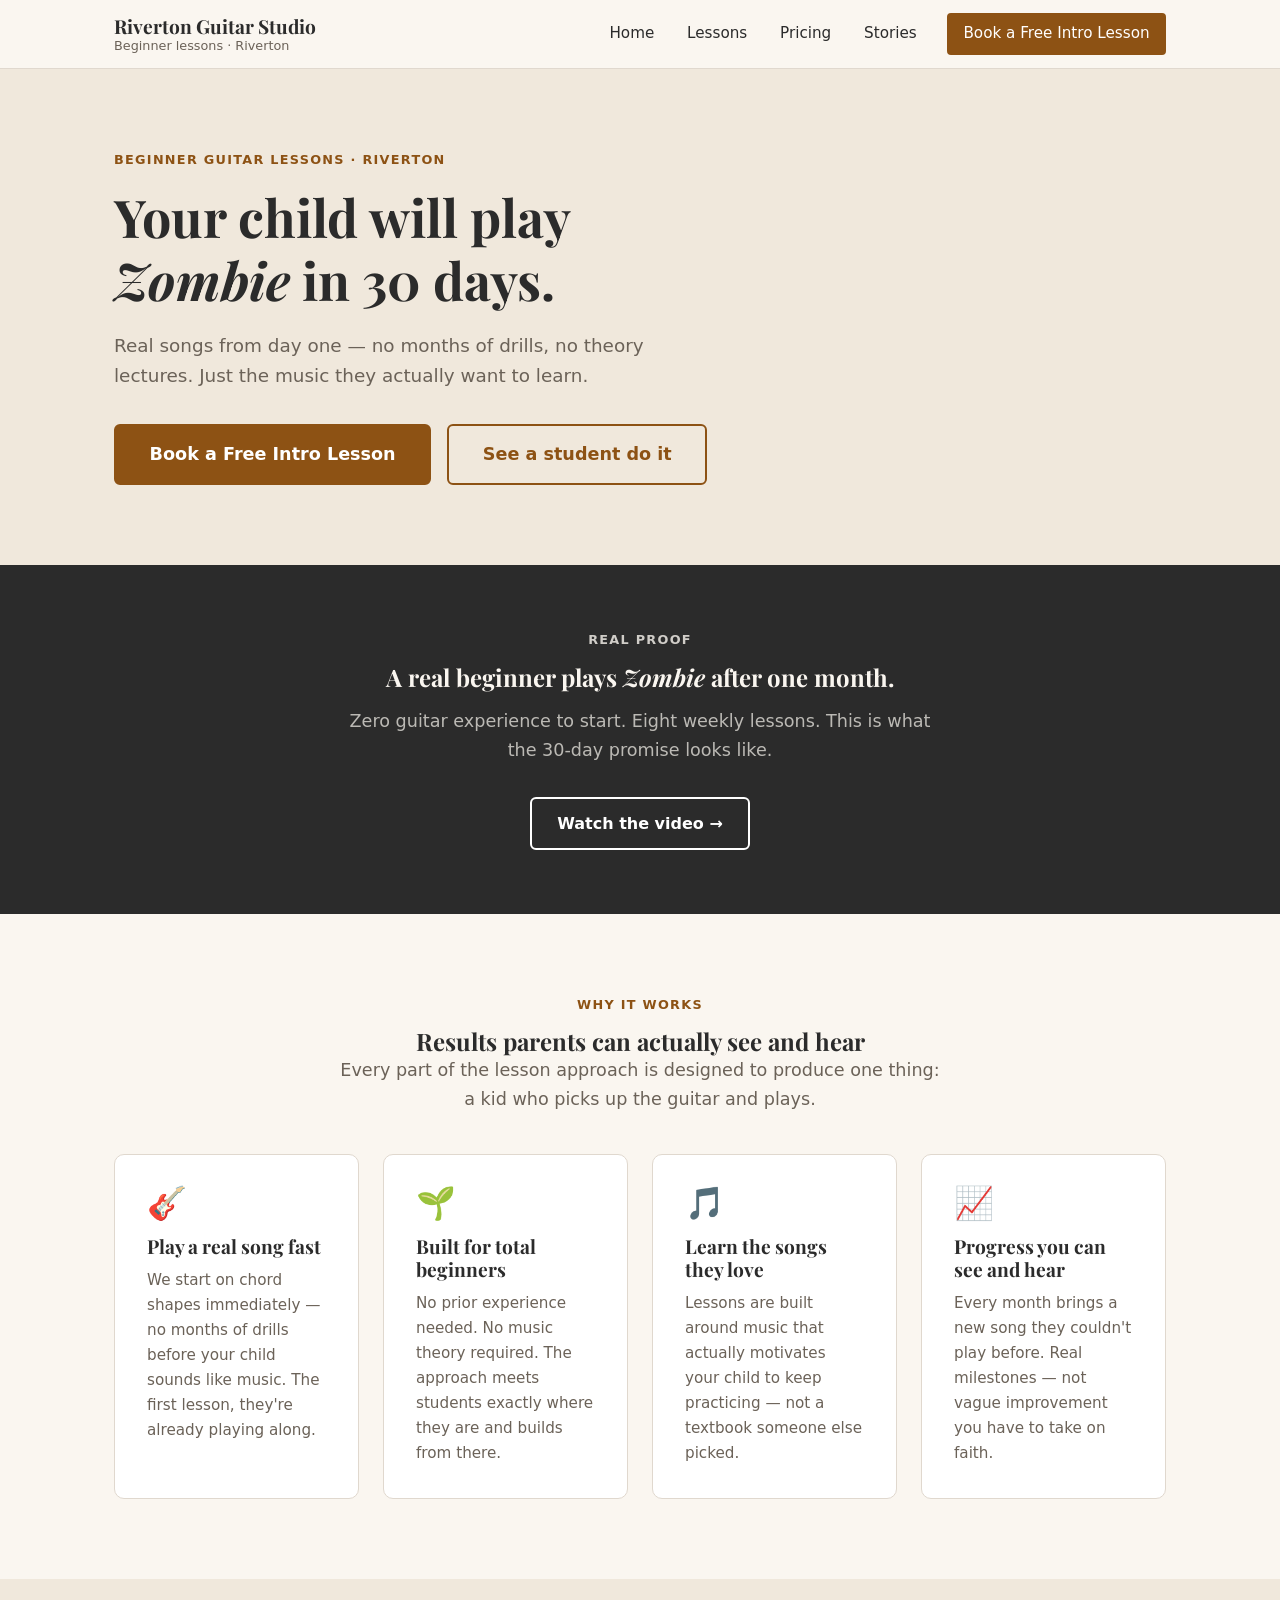
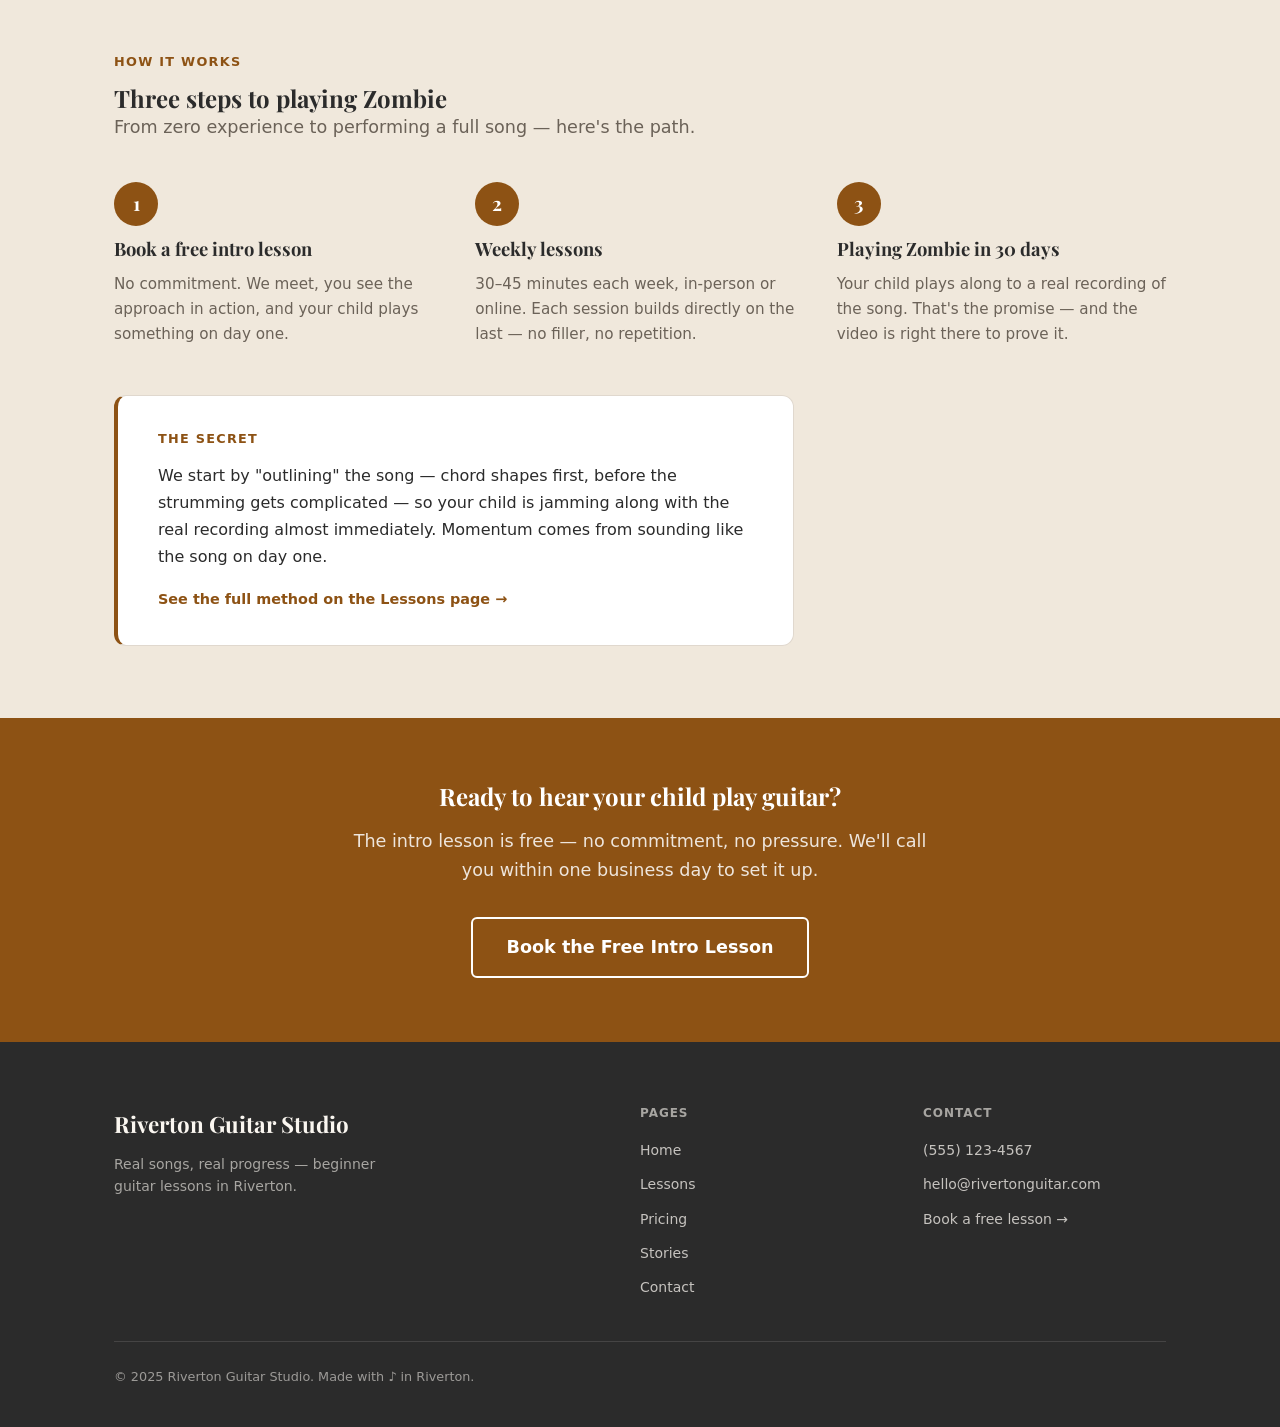
<file: index.html>
<!DOCTYPE html>
<html lang="en">
<head>
  <meta charset="UTF-8">
  <meta name="viewport" content="width=device-width, initial-scale=1.0">
  <meta name="description" content="Riverton Guitar Studio offers private beginner guitar lessons in Riverton. Your child will play a real song in 30 days — free intro lesson to get started.">
  <title>Riverton Guitar Studio — Beginner Guitar Lessons in Riverton</title>
  <link rel="icon" href="favicon.svg" type="image/svg+xml">
  <link rel="preconnect" href="https://fonts.googleapis.com">
  <link rel="preconnect" href="https://fonts.gstatic.com" crossorigin>
  <link rel="stylesheet" href="https://fonts.googleapis.com/css2?family=Playfair+Display:ital,wght@0,400;0,700;1,400&display=swap">
  <link rel="stylesheet" href="styles.css">
</head>
<body>

  <header class="site-header">
    <div class="container">
      <div class="header-inner">
        <a href="index.html" class="logo">
          Riverton Guitar Studio
          <span>Beginner lessons · Riverton</span>
        </a>
        <nav class="primary-nav">
          <a href="index.html" aria-current="page">Home</a>
          <a href="lessons.html">Lessons</a>
          <a href="pricing.html">Pricing</a>
          <a href="stories.html">Stories</a>
          <a href="contact.html" class="btn btn-primary">Book a Free Intro Lesson</a>
        </nav>
        <button class="nav-toggle" id="nav-toggle" aria-expanded="false" type="button">
          <span></span>
          <span></span>
          <span></span>
        </button>
      </div>
    </div>
    <nav class="mobile-nav" id="mobile-nav">
      <a href="index.html" aria-current="page">Home</a>
      <a href="lessons.html">Lessons</a>
      <a href="pricing.html">Pricing</a>
      <a href="stories.html">Stories</a>
      <a href="contact.html">Contact</a>
      <a href="contact.html" class="btn btn-primary">Book a Free Intro Lesson</a>
    </nav>
  </header>

  <main>

    <section class="hero">
      <div class="container">
        <span class="hero-label">Beginner Guitar Lessons · Riverton</span>
        <h1>Your child will play <em>Zombie</em> in&nbsp;30&nbsp;days.</h1>
        <p class="hero-sub">
          Real songs from day one — no months of drills, no theory lectures.
          Just the music they actually want to learn.
        </p>
        <div class="hero-actions">
          <a href="contact.html" class="btn btn-primary btn-lg">Book a Free Intro Lesson</a>
          <a href="stories.html" class="btn btn-outline btn-lg">See a student do it</a>
        </div>
      </div>
    </section>

    <!-- proof -->
    <section class="proof-strip">
      <div class="container">
        <p class="section-label">Real proof</p>
        <h2>A real beginner plays <em>Zombie</em> after one month.</h2>
        <p class="proof-sub">
          Zero guitar experience to start. Eight weekly lessons.
          This is what the 30-day promise looks like.
        </p>
        <a href="stories.html" class="btn btn-outline-light">Watch the video →</a>
      </div>
    </section>

    <!-- why it works -->
    <section class="section-benefits">
      <div class="container">
        <div class="section-header section-header-center">
          <span class="section-label">Why it works</span>
          <h2>Results parents can actually see and hear</h2>
          <p class="section-sub">
            Every part of the lesson approach is designed to produce one thing:
            a kid who picks up the guitar and plays.
          </p>
        </div>
        <div class="card-grid">
          <div class="card">
            <div class="card-icon">🎸</div>
            <h3>Play a real song fast</h3>
            <p>We start on chord shapes immediately — no months of drills before your child sounds like music.
               The first lesson, they're already playing along.</p>
          </div>
          <div class="card">
            <div class="card-icon">🌱</div>
            <h3>Built for total beginners</h3>
            <p>No prior experience needed. No music theory required.
               The approach meets students exactly where they are and builds from there.</p>
          </div>
          <div class="card">
            <div class="card-icon">🎵</div>
            <h3>Learn the songs they love</h3>
            <p>Lessons are built around music that actually motivates your child to keep practicing —
               not a textbook someone else picked.</p>
          </div>
          <div class="card">
            <div class="card-icon">📈</div>
            <h3>Progress you can see and hear</h3>
            <p>Every month brings a new song they couldn't play before.
               Real milestones — not vague improvement you have to take on faith.</p>
          </div>
        </div>
      </div>
    </section>

    <!-- how it works -->
    <section class="section-how">
      <div class="container">
        <div class="section-header">
          <span class="section-label">How it works</span>
          <h2>Three steps to playing Zombie</h2>
          <p class="section-sub">From zero experience to performing a full song — here's the path.</p>
        </div>
        <div class="steps">
          <div class="step">
            <span class="step-num">1</span>
            <h3>Book a free intro lesson</h3>
            <p>No commitment. We meet, you see the approach in action, and your child plays something on day one.</p>
          </div>
          <div class="step">
            <span class="step-num">2</span>
            <h3>Weekly lessons</h3>
            <p>30–45 minutes each week, in-person or online.
               Each session builds directly on the last — no filler, no repetition.</p>
          </div>
          <div class="step">
            <span class="step-num">3</span>
            <h3>Playing Zombie in 30 days</h3>
            <p>Your child plays along to a real recording of the song.
               That's the promise — and the <a href="stories.html">video is right there</a> to prove it.</p>
          </div>
        </div>
        <aside class="method-teaser">
          <p class="method-teaser-eye">The secret</p>
          <p class="method-teaser-text">
            We start by "outlining" the song — chord shapes first, before the strumming gets complicated —
            so your child is jamming along with the real recording almost immediately.
            Momentum comes from sounding like the song on day one.
          </p>
          <a href="lessons.html#method" class="method-teaser-link">See the full method on the Lessons page →</a>
        </aside>
      </div>
    </section>

    <!-- CTA -->
    <section class="cta-band">
      <div class="container">
        <h2>Ready to hear your child play guitar?</h2>
        <p>
          The intro lesson is free — no commitment, no pressure.
          We'll call you within one business day to set it up.
        </p>
        <a href="contact.html" class="btn btn-outline-light btn-lg">Book the Free Intro Lesson</a>
      </div>
    </section>

  </main>

  <footer class="site-footer">
    <div class="container">
      <div class="footer-grid">
        <div class="footer-brand">
          <p class="footer-name">Riverton Guitar Studio</p>
          <p class="footer-tagline">Real songs, real progress — beginner guitar lessons in Riverton.</p>
        </div>
        <div class="footer-col">
          <h2>Pages</h2>
          <ul>
            <li><a href="index.html">Home</a></li>
            <li><a href="lessons.html">Lessons</a></li>
            <li><a href="pricing.html">Pricing</a></li>
            <li><a href="stories.html">Stories</a></li>
            <li><a href="contact.html">Contact</a></li>
          </ul>
        </div>
        <div class="footer-col">
          <h2>Contact</h2>
          <ul>
            <li><a href="tel:+15551234567">(555) 123-4567</a></li>
            <li><a href="mailto:hello@rivertonguitar.com">hello@rivertonguitar.com</a></li>
            <li><a href="contact.html">Book a free lesson →</a></li>
          </ul>
        </div>
      </div>
      <p class="footer-copy">© 2025 Riverton Guitar Studio. Made with ♪ in Riverton.</p>
    </div>
  </footer>

  <script src="js/nav.js" defer></script>
</body>
</html>
</file>
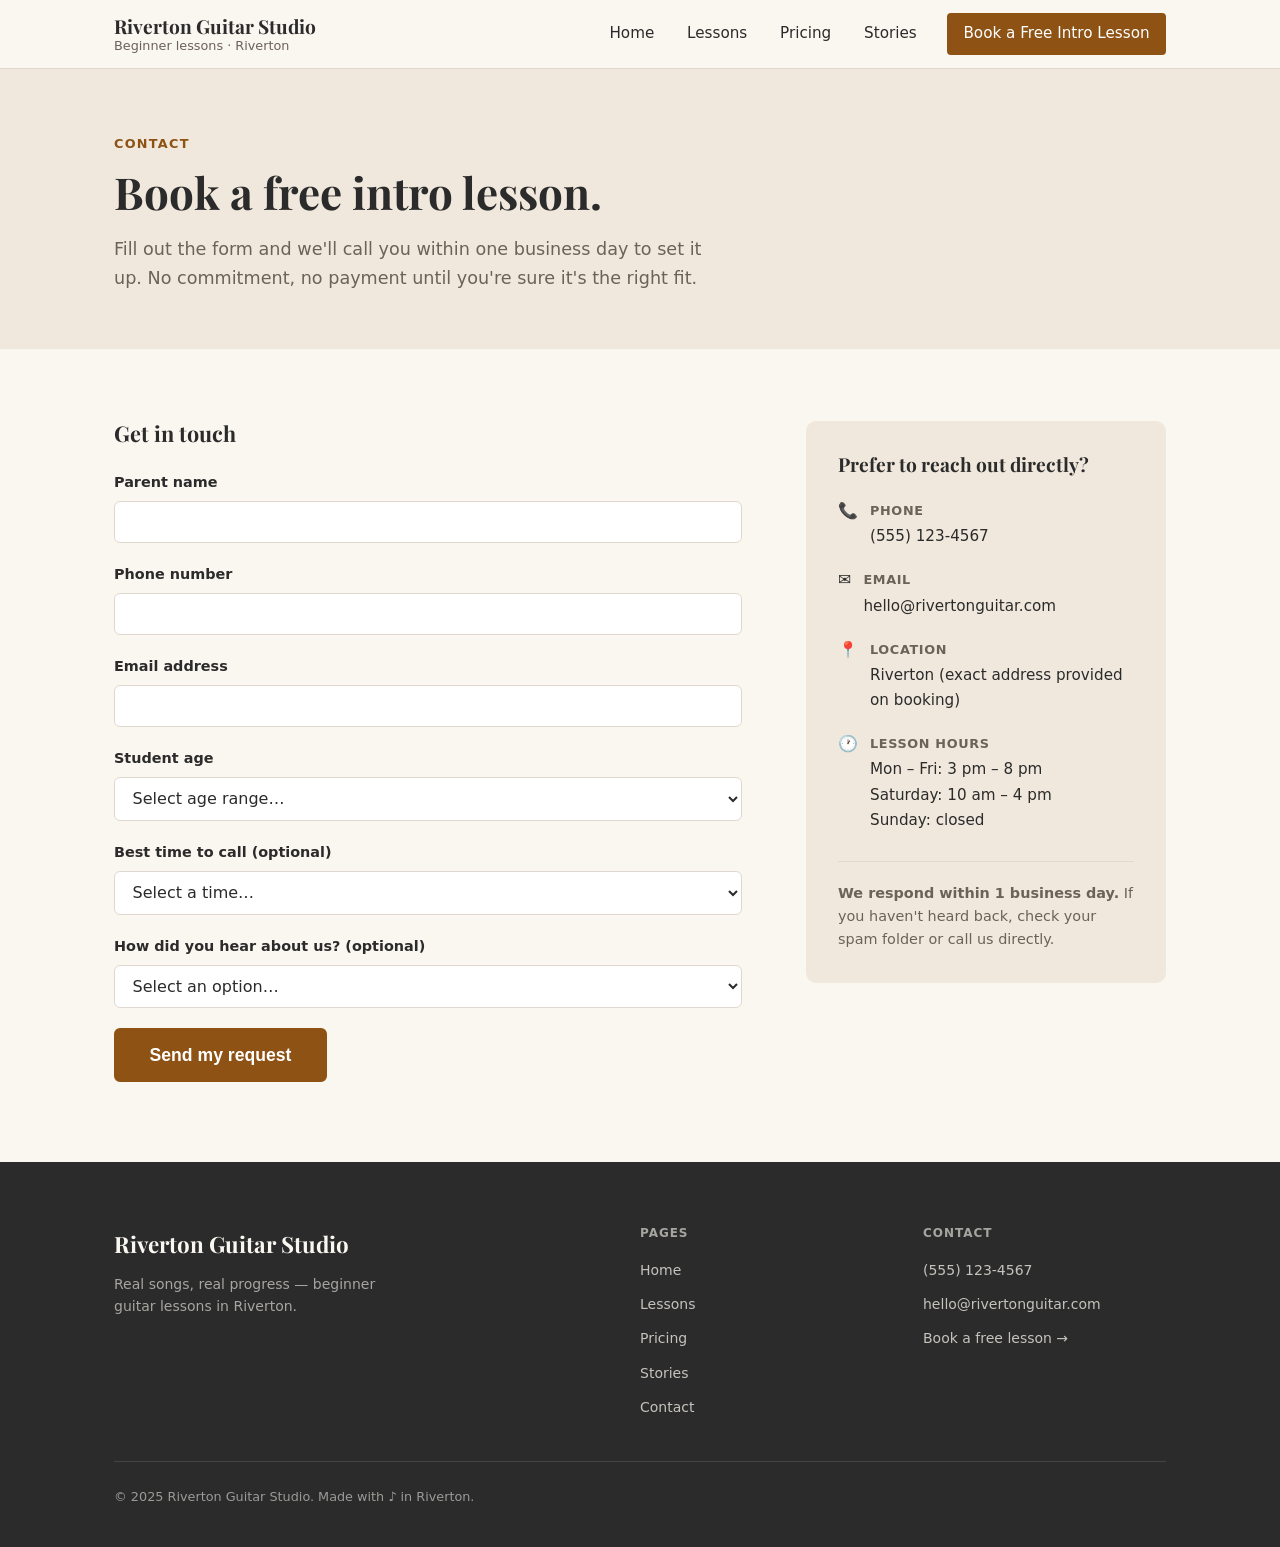
<file: contact.html>
<!DOCTYPE html>
<html lang="en">
<head>
  <meta charset="UTF-8">
  <meta name="viewport" content="width=device-width, initial-scale=1.0">
  <meta name="description" content="Book a free intro guitar lesson at Riverton Guitar Studio. Fill out the form and we'll call you within one business day to set it up.">
  <title>Book a Free Intro Lesson | Riverton Guitar Studio</title>
  <link rel="icon" href="favicon.svg" type="image/svg+xml">
  <link rel="preconnect" href="https://fonts.googleapis.com">
  <link rel="preconnect" href="https://fonts.gstatic.com" crossorigin>
  <link rel="stylesheet" href="https://fonts.googleapis.com/css2?family=Playfair+Display:ital,wght@0,400;0,700;1,400&display=swap">
  <link rel="stylesheet" href="styles.css">
</head>
<body>

  <header class="site-header">
    <div class="container">
      <div class="header-inner">
        <a href="index.html" class="logo">
          Riverton Guitar Studio
          <span>Beginner lessons · Riverton</span>
        </a>
        <nav class="primary-nav">
          <a href="index.html">Home</a>
          <a href="lessons.html">Lessons</a>
          <a href="pricing.html">Pricing</a>
          <a href="stories.html">Stories</a>
          <a href="contact.html" class="btn btn-primary" aria-current="page">Book a Free Intro Lesson</a>
        </nav>
        <button class="nav-toggle" id="nav-toggle" aria-expanded="false" type="button">
          <span></span><span></span><span></span>
        </button>
      </div>
    </div>
    <nav class="mobile-nav" id="mobile-nav">
      <a href="index.html">Home</a>
      <a href="lessons.html">Lessons</a>
      <a href="pricing.html">Pricing</a>
      <a href="stories.html">Stories</a>
      <a href="contact.html" aria-current="page">Contact</a>
      <a href="contact.html" class="btn btn-primary">Book a Free Intro Lesson</a>
    </nav>
  </header>

  <main>

    <section class="page-hero">
      <div class="container">
        <span class="section-label">Contact</span>
        <h1>Book a free intro lesson.</h1>
        <p class="page-hero-sub">
          Fill out the form and we'll call you within one business day to set it up.
          No commitment, no payment until you're sure it's the right fit.
        </p>
      </div>
    </section>

    <section class="section-contact">
      <div class="container">
        <div class="contact-layout">

          <div>
            <h2>Get in touch</h2>
            <!-- Formspree: replace YOUR_FORM_ID in the action URL -->
            <form id="contact-form" action="https://formspree.io/f/YOUR_FORM_ID" method="POST">

              <div class="form-group">
                <label class="form-label" for="parent-name">Parent name</label>
                <input class="form-input" type="text" id="parent-name" name="parent_name" required autocomplete="name">
              </div>

              <div class="form-group">
                <label class="form-label" for="phone">Phone number</label>
                <input class="form-input" type="tel" id="phone" name="phone" required autocomplete="tel">
              </div>

              <div class="form-group">
                <label class="form-label" for="email">Email address</label>
                <input class="form-input" type="email" id="email" name="email" required autocomplete="email">
              </div>

              <div class="form-group">
                <label class="form-label" for="student-age">Student age</label>
                <select class="form-select" id="student-age" name="student_age" required>
                  <option value="" disabled selected>Select age range…</option>
                  <option value="under-6">Under 6</option>
                  <option value="6-8">6 – 8</option>
                  <option value="9-11">9 – 11</option>
                  <option value="12-14">12 – 14</option>
                  <option value="15-17">15 – 17</option>
                  <option value="18+">18+ (Adult)</option>
                </select>
              </div>

              <div class="form-group">
                <label class="form-label" for="call-time">Best time to call (optional)</label>
                <select class="form-select" id="call-time" name="best_time_to_call">
                  <option value="" disabled selected>Select a time…</option>
                  <option value="morning">Morning (9 am – 12 pm)</option>
                  <option value="afternoon">Afternoon (12 pm – 5 pm)</option>
                  <option value="evening">Evening (5 pm – 8 pm)</option>
                  <option value="anytime">Anytime</option>
                </select>
              </div>

              <div class="form-group">
                <label class="form-label" for="referral-source">How did you hear about us? (optional)</label>
                <select class="form-select" id="referral-source" name="referral_source">
                  <option value="" disabled selected>Select an option…</option>
                  <option value="google">Google search</option>
                  <option value="referral">Friend or family referral</option>
                  <option value="social">Social media</option>
                  <option value="nextdoor">Nextdoor</option>
                  <option value="other">Other</option>
                </select>
              </div>

              <button class="btn btn-primary btn-lg" type="submit">Send my request</button>

            </form>
          </div>

          <aside class="contact-info">
            <h2>Prefer to reach out directly?</h2>
            <ul class="contact-details">
              <li>
                <span>📞</span>
                <div>
                  <strong>Phone</strong>
                  <a href="tel:+15551234567">(555) 123-4567</a>
                </div>
              </li>
              <li>
                <span>✉️</span>
                <div>
                  <strong>Email</strong>
                  <a href="mailto:hello@rivertonguitar.com">hello@rivertonguitar.com</a>
                </div>
              </li>
              <li>
                <span>📍</span>
                <div>
                  <strong>Location</strong>
                  Riverton (exact address provided on booking)
                </div>
              </li>
              <li>
                <span>🕐</span>
                <div>
                  <strong>Lesson hours</strong>
                  Mon – Fri: 3 pm – 8 pm<br>
                  Saturday: 10 am – 4 pm<br>
                  Sunday: closed
                </div>
              </li>
            </ul>
            <p class="contact-response">
              <strong>We respond within 1 business day.</strong>
              If you haven't heard back, check your spam folder or call us directly.
            </p>
          </aside>

        </div>
      </div>
    </section>

  </main>

  <footer class="site-footer">
    <div class="container">
      <div class="footer-grid">
        <div class="footer-brand">
          <p class="footer-name">Riverton Guitar Studio</p>
          <p class="footer-tagline">Real songs, real progress — beginner guitar lessons in Riverton.</p>
        </div>
        <div class="footer-col">
          <h2>Pages</h2>
          <ul>
            <li><a href="index.html">Home</a></li>
            <li><a href="lessons.html">Lessons</a></li>
            <li><a href="pricing.html">Pricing</a></li>
            <li><a href="stories.html">Stories</a></li>
            <li><a href="contact.html">Contact</a></li>
          </ul>
        </div>
        <div class="footer-col">
          <h2>Contact</h2>
          <ul>
            <li><a href="tel:+15551234567">(555) 123-4567</a></li>
            <li><a href="mailto:hello@rivertonguitar.com">hello@rivertonguitar.com</a></li>
            <li><a href="contact.html">Book a free lesson →</a></li>
          </ul>
        </div>
      </div>
      <p class="footer-copy">© 2025 Riverton Guitar Studio. Made with ♪ in Riverton.</p>
    </div>
  </footer>

  <script src="js/nav.js" defer></script>
  <script src="js/contact.js" defer></script>
</body>
</html>
</file>
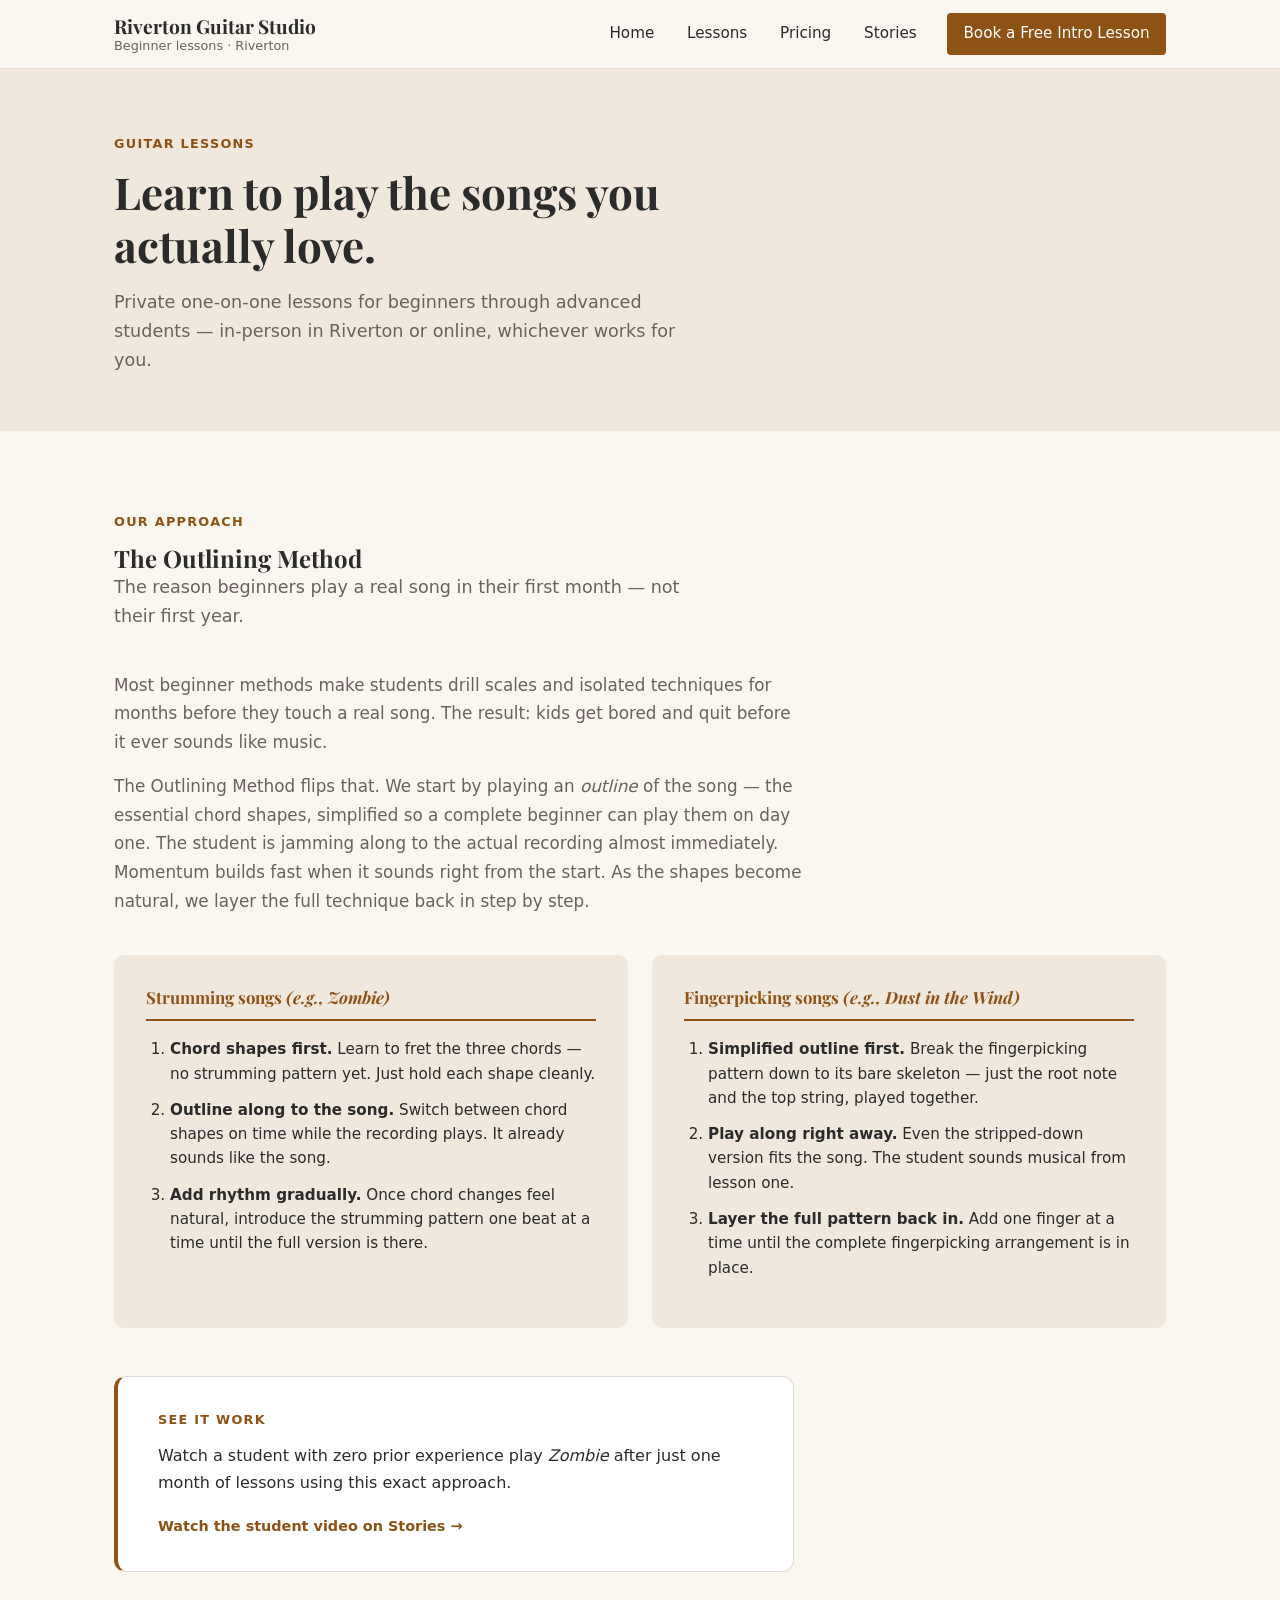
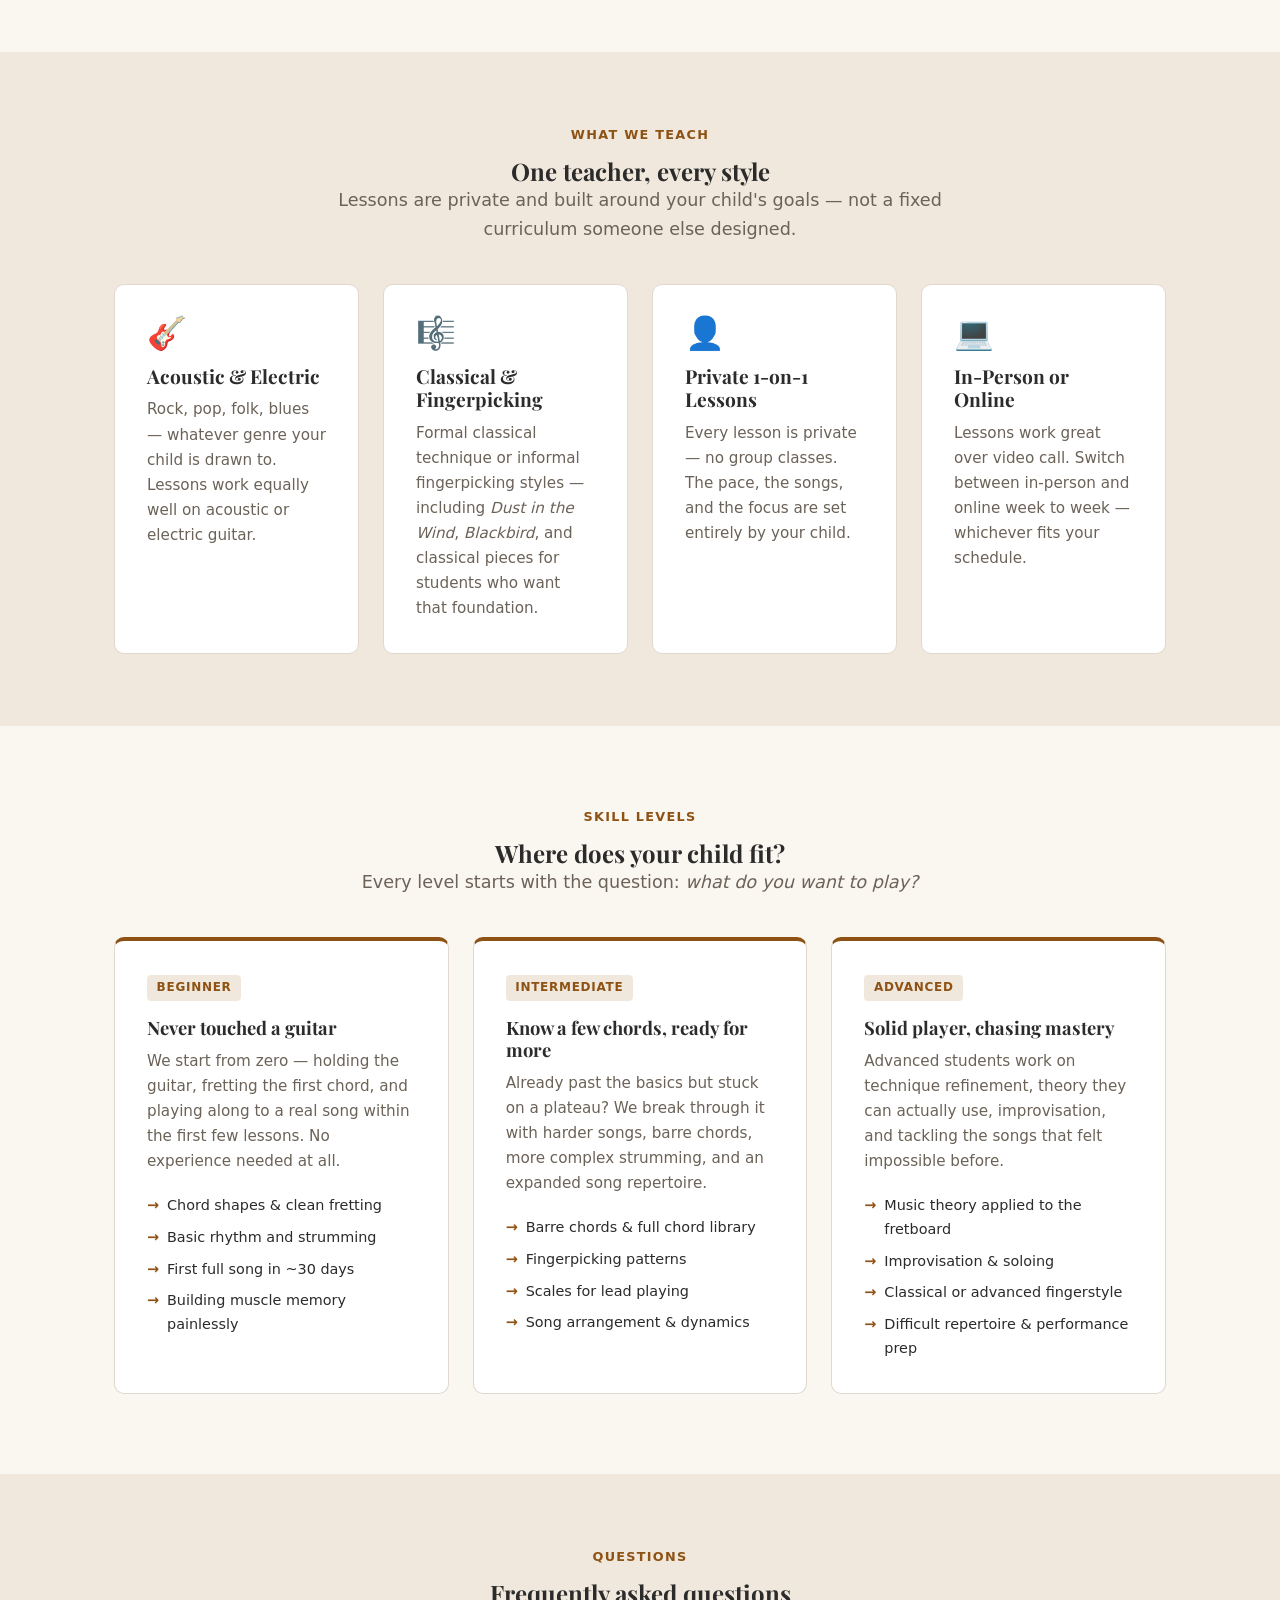
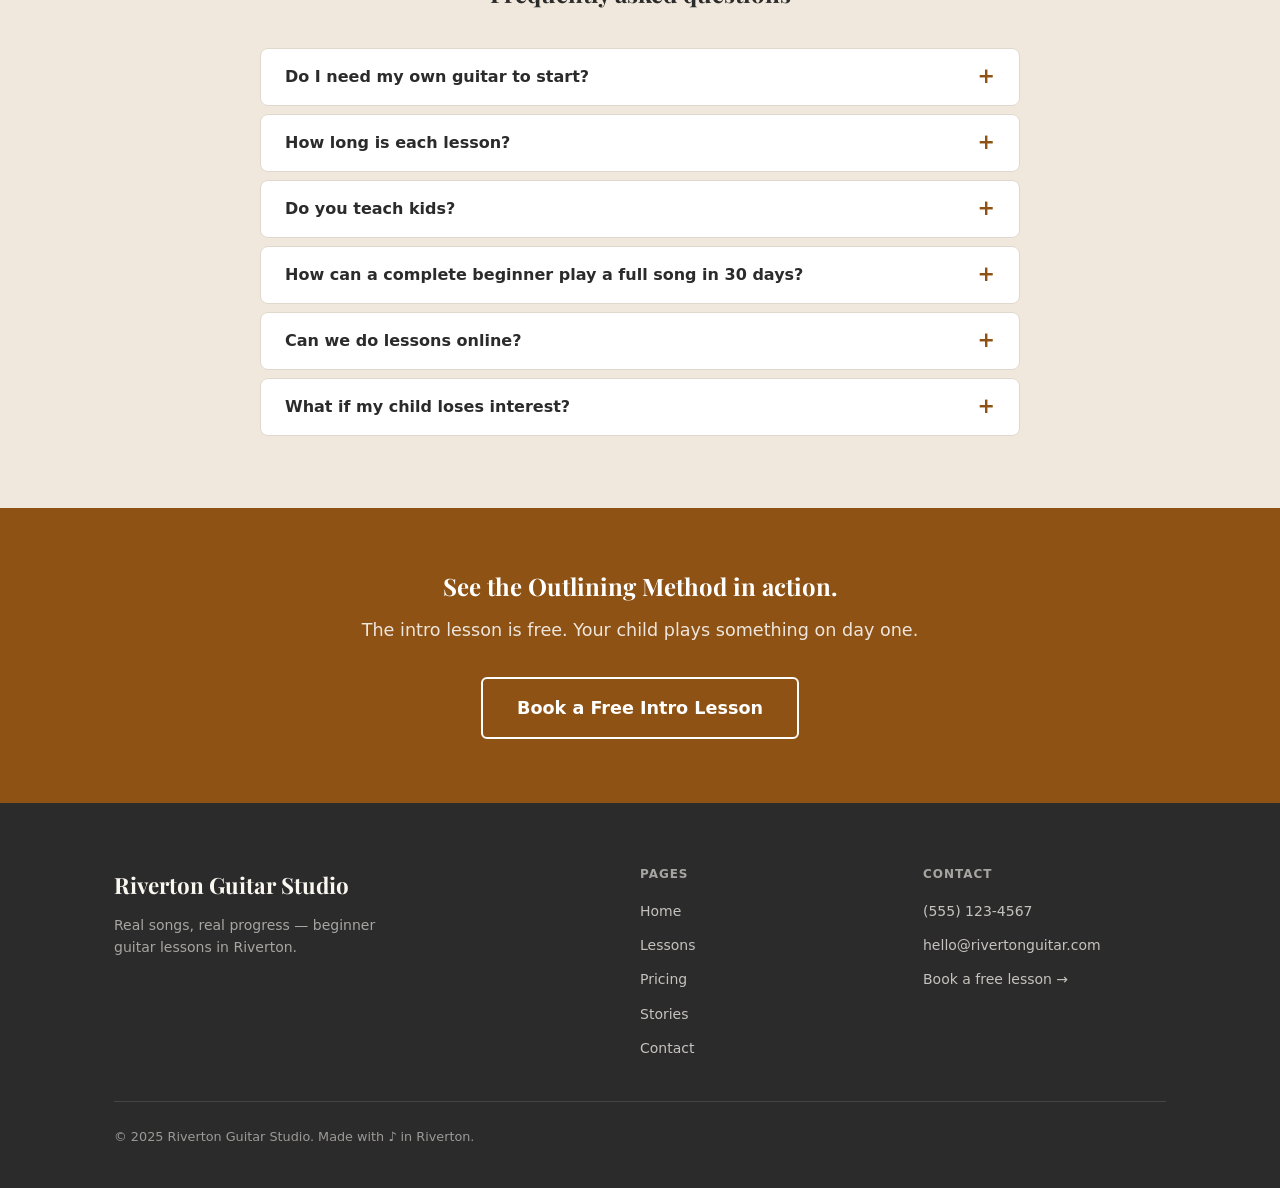
<file: lessons.html>
<!DOCTYPE html>
<html lang="en">
<head>
  <meta charset="UTF-8">
  <meta name="viewport" content="width=device-width, initial-scale=1.0">
  <meta name="description" content="Learn to play guitar with the Outlining Method — real songs from your first lesson. Private lessons for beginners through advanced in Riverton, in-person or online.">
  <title>Lessons | Riverton Guitar Studio</title>
  <link rel="icon" href="favicon.svg" type="image/svg+xml">
  <link rel="preconnect" href="https://fonts.googleapis.com">
  <link rel="preconnect" href="https://fonts.gstatic.com" crossorigin>
  <link rel="stylesheet" href="https://fonts.googleapis.com/css2?family=Playfair+Display:ital,wght@0,400;0,700;1,400&display=swap">
  <link rel="stylesheet" href="styles.css">
</head>
<body>

  <header class="site-header">
    <div class="container">
      <div class="header-inner">
        <a href="index.html" class="logo">
          Riverton Guitar Studio
          <span>Beginner lessons · Riverton</span>
        </a>
        <nav class="primary-nav">
          <a href="index.html">Home</a>
          <a href="lessons.html" aria-current="page">Lessons</a>
          <a href="pricing.html">Pricing</a>
          <a href="stories.html">Stories</a>
          <a href="contact.html" class="btn btn-primary">Book a Free Intro Lesson</a>
        </nav>
        <button class="nav-toggle" id="nav-toggle" aria-expanded="false" type="button">
          <span></span>
          <span></span>
          <span></span>
        </button>
      </div>
    </div>
    <nav class="mobile-nav" id="mobile-nav">
      <a href="index.html">Home</a>
      <a href="lessons.html" aria-current="page">Lessons</a>
      <a href="pricing.html">Pricing</a>
      <a href="stories.html">Stories</a>
      <a href="contact.html">Contact</a>
      <a href="contact.html" class="btn btn-primary">Book a Free Intro Lesson</a>
    </nav>
  </header>

  <main>

    <section class="page-hero">
      <div class="container">
        <span class="section-label">Guitar Lessons</span>
        <h1>Learn to play the songs you actually love.</h1>
        <p class="page-hero-sub">
          Private one-on-one lessons for beginners through advanced students —
          in-person in Riverton or online, whichever works for you.
        </p>
      </div>
    </section>

    <!-- the outlining method -->
    <section class="section-method" id="method">
      <div class="container">
        <div class="section-header">
          <span class="section-label">Our approach</span>
          <h2>The Outlining Method</h2>
          <p class="section-sub">The reason beginners play a real song in their first month — not their first year.</p>
        </div>
        <div class="method-intro">
          <p>
            Most beginner methods make students drill scales and isolated techniques for months
            before they touch a real song. The result: kids get bored and quit before it ever
            sounds like music.
          </p>
          <p>
            The Outlining Method flips that. We start by playing an <em>outline</em> of the
            song — the essential chord shapes, simplified so a complete beginner can play them
            on day one. The student is jamming along to the actual recording almost immediately.
            Momentum builds fast when it sounds right from the start.
            As the shapes become natural, we layer the full technique back in step by step.
          </p>
        </div>
        <div class="method-compare">
          <div class="method-col">
            <h3>Strumming songs <em>(e.g., Zombie)</em></h3>
            <ol>
              <li>
                <strong>Chord shapes first.</strong> Learn to fret the three chords — no strumming
                pattern yet. Just hold each shape cleanly.
              </li>
              <li>
                <strong>Outline along to the song.</strong> Switch between chord shapes on time
                while the recording plays. It already sounds like the song.
              </li>
              <li>
                <strong>Add rhythm gradually.</strong> Once chord changes feel natural,
                introduce the strumming pattern one beat at a time until the full version is there.
              </li>
            </ol>
          </div>
          <div class="method-col">
            <h3>Fingerpicking songs <em>(e.g., Dust in the Wind)</em></h3>
            <ol>
              <li>
                <strong>Simplified outline first.</strong> Break the fingerpicking pattern down to
                its bare skeleton — just the root note and the top string, played together.
              </li>
              <li>
                <strong>Play along right away.</strong> Even the stripped-down version fits the
                song. The student sounds musical from lesson one.
              </li>
              <li>
                <strong>Layer the full pattern back in.</strong> Add one finger at a time until
                the complete fingerpicking arrangement is in place.
              </li>
            </ol>
          </div>
        </div>
        <aside class="method-teaser">
          <p class="method-teaser-eye">See it work</p>
          <p class="method-teaser-text">
            Watch a student with zero prior experience play <em>Zombie</em> after just one month
            of lessons using this exact approach.
          </p>
          <a href="stories.html" class="method-teaser-link">Watch the student video on Stories →</a>
        </aside>
      </div>
    </section>

    <!-- what we teach -->
    <section class="section-what-we-teach">
      <div class="container">
        <div class="section-header section-header-center">
          <span class="section-label">What we teach</span>
          <h2>One teacher, every style</h2>
          <p class="section-sub">
            Lessons are private and built around your child's goals —
            not a fixed curriculum someone else designed.
          </p>
        </div>
        <div class="card-grid">
          <div class="card">
            <div class="card-icon">🎸</div>
            <h3>Acoustic &amp; Electric</h3>
            <p>Rock, pop, folk, blues — whatever genre your child is drawn to.
               Lessons work equally well on acoustic or electric guitar.</p>
          </div>
          <div class="card">
            <div class="card-icon">🎼</div>
            <h3>Classical &amp; Fingerpicking</h3>
            <p>Formal classical technique or informal fingerpicking styles —
               including <em>Dust in the Wind</em>, <em>Blackbird</em>,
               and classical pieces for students who want that foundation.</p>
          </div>
          <div class="card">
            <div class="card-icon">👤</div>
            <h3>Private 1-on-1 Lessons</h3>
            <p>Every lesson is private — no group classes. The pace, the songs,
               and the focus are set entirely by your child.</p>
          </div>
          <div class="card">
            <div class="card-icon">💻</div>
            <h3>In-Person or Online</h3>
            <p>Lessons work great over video call. Switch between in-person and online
               week to week — whichever fits your schedule.</p>
          </div>
        </div>
      </div>
    </section>

    <!-- skill levels -->
    <section class="section-levels">
      <div class="container">
        <div class="section-header section-header-center">
          <span class="section-label">Skill levels</span>
          <h2>Where does your child fit?</h2>
          <p class="section-sub">Every level starts with the question: <em>what do you want to play?</em></p>
        </div>
        <div class="card-grid">
          <div class="level-card">
            <span class="badge">Beginner</span>
            <h3>Never touched a guitar</h3>
            <p>We start from zero — holding the guitar, fretting the first chord,
               and playing along to a real song within the first few lessons.
               No experience needed at all.</p>
            <ul>
              <li>Chord shapes &amp; clean fretting</li>
              <li>Basic rhythm and strumming</li>
              <li>First full song in ~30 days</li>
              <li>Building muscle memory painlessly</li>
            </ul>
          </div>
          <div class="level-card">
            <span class="badge">Intermediate</span>
            <h3>Know a few chords, ready for more</h3>
            <p>Already past the basics but stuck on a plateau?
               We break through it with harder songs, barre chords,
               more complex strumming, and an expanded song repertoire.</p>
            <ul>
              <li>Barre chords &amp; full chord library</li>
              <li>Fingerpicking patterns</li>
              <li>Scales for lead playing</li>
              <li>Song arrangement &amp; dynamics</li>
            </ul>
          </div>
          <div class="level-card">
            <span class="badge">Advanced</span>
            <h3>Solid player, chasing mastery</h3>
            <p>Advanced students work on technique refinement, theory they can
               actually use, improvisation, and tackling the songs that felt
               impossible before.</p>
            <ul>
              <li>Music theory applied to the fretboard</li>
              <li>Improvisation &amp; soloing</li>
              <li>Classical or advanced fingerstyle</li>
              <li>Difficult repertoire &amp; performance prep</li>
            </ul>
          </div>
        </div>
      </div>
    </section>

    <!-- FAQ — panels open by default; faq.js collapses them on load -->
    <section class="section-faq">
      <div class="container">
        <div class="section-header section-header-center">
          <span class="section-label">Questions</span>
          <h2>Frequently asked questions</h2>
        </div>
        <div class="faq-list">

          <div class="faq-item">
            <button class="faq-trigger" aria-expanded="true" type="button">
              Do I need my own guitar to start?
              <span class="faq-icon"></span>
            </button>
            <div class="faq-panel">
              <p>Not for the intro lesson — a guitar is available to borrow so you can try
                 the first session before buying anything. For ongoing lessons, we recommend
                 having your own, and we'll give honest advice on what to buy for your budget
                 (and what to avoid) before you spend a dollar.</p>
            </div>
          </div>

          <div class="faq-item">
            <button class="faq-trigger" aria-expanded="true" type="button">
              How long is each lesson?
              <span class="faq-icon"></span>
            </button>
            <div class="faq-panel">
              <p>Lessons are 45 minutes, once a week. That's long enough to make real progress
                 each session and short enough that focus stays high the whole time —
                 especially important for younger students.</p>
            </div>
          </div>

          <div class="faq-item">
            <button class="faq-trigger" aria-expanded="true" type="button">
              Do you teach kids?
              <span class="faq-icon"></span>
            </button>
            <div class="faq-panel">
              <p>Yes — most students are between 8 and 16. The approach is designed with
                 younger beginners in mind: results come fast enough to keep motivation high,
                 and the focus on songs they actually want to learn makes a huge difference
                 in how long they stick with it.</p>
            </div>
          </div>

          <div class="faq-item">
            <button class="faq-trigger" aria-expanded="true" type="button">
              How can a complete beginner play a full song in 30 days?
              <span class="faq-icon"></span>
            </button>
            <div class="faq-panel">
              <p>Through the Outlining Method. Instead of building up to a song over months,
                 we start with a simplified version of the song on day one — chord shapes only,
                 no complicated strumming — so the student is playing along to the actual
                 recording almost immediately. The technique fills in naturally from there.
                 <a href="#method">Read the full explanation above</a>, or
                 <a href="stories.html">watch a student do it</a>.</p>
            </div>
          </div>

          <div class="faq-item">
            <button class="faq-trigger" aria-expanded="true" type="button">
              Can we do lessons online?
              <span class="faq-icon"></span>
            </button>
            <div class="faq-panel">
              <p>Yes. Online lessons work great for guitar — you only need a video call
                 and a decent internet connection. Many students switch between in-person
                 and online week to week depending on their schedule.</p>
            </div>
          </div>

          <div class="faq-item">
            <button class="faq-trigger" aria-expanded="true" type="button">
              What if my child loses interest?
              <span class="faq-icon"></span>
            </button>
            <div class="faq-panel">
              <p>There are no contracts, so you can stop any time. But the most common reason
                 kids quit guitar is that progress feels too slow. When a beginner plays a song
                 they recognize in their first month, they usually don't want to stop.
                 That's the whole point of the approach.</p>
            </div>
          </div>

        </div>
      </div>
    </section>

    <section class="cta-band">
      <div class="container">
        <h2>See the Outlining Method in action.</h2>
        <p>The intro lesson is free. Your child plays something on day one.</p>
        <a href="contact.html" class="btn btn-outline-light btn-lg">Book a Free Intro Lesson</a>
      </div>
    </section>

  </main>

  <footer class="site-footer">
    <div class="container">
      <div class="footer-grid">
        <div class="footer-brand">
          <p class="footer-name">Riverton Guitar Studio</p>
          <p class="footer-tagline">Real songs, real progress — beginner guitar lessons in Riverton.</p>
        </div>
        <div class="footer-col">
          <h2>Pages</h2>
          <ul>
            <li><a href="index.html">Home</a></li>
            <li><a href="lessons.html">Lessons</a></li>
            <li><a href="pricing.html">Pricing</a></li>
            <li><a href="stories.html">Stories</a></li>
            <li><a href="contact.html">Contact</a></li>
          </ul>
        </div>
        <div class="footer-col">
          <h2>Contact</h2>
          <ul>
            <li><a href="tel:+15551234567">(555) 123-4567</a></li>
            <li><a href="mailto:hello@rivertonguitar.com">hello@rivertonguitar.com</a></li>
            <li><a href="contact.html">Book a free lesson →</a></li>
          </ul>
        </div>
      </div>
      <p class="footer-copy">© 2025 Riverton Guitar Studio. Made with ♪ in Riverton.</p>
    </div>
  </footer>

  <script src="js/nav.js" defer></script>
  <script src="js/faq.js" defer></script>
</body>
</html>
</file>
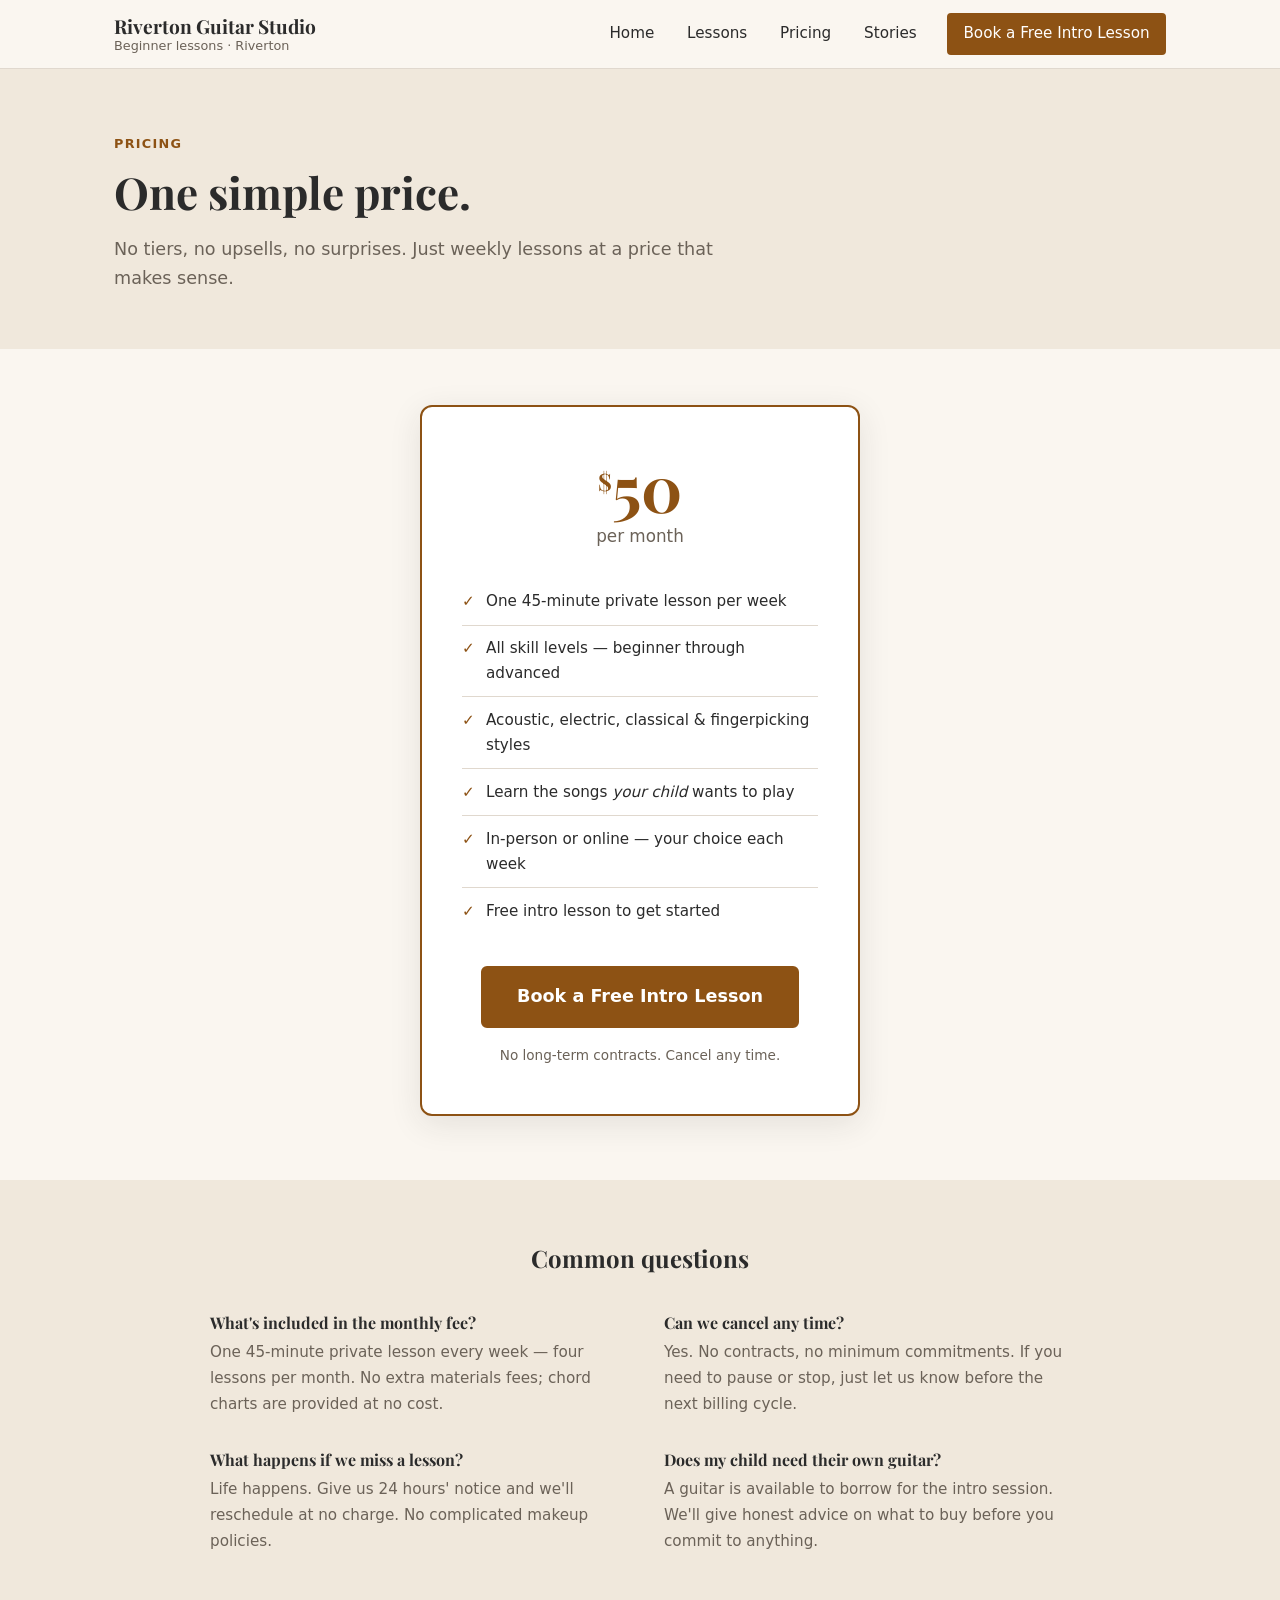
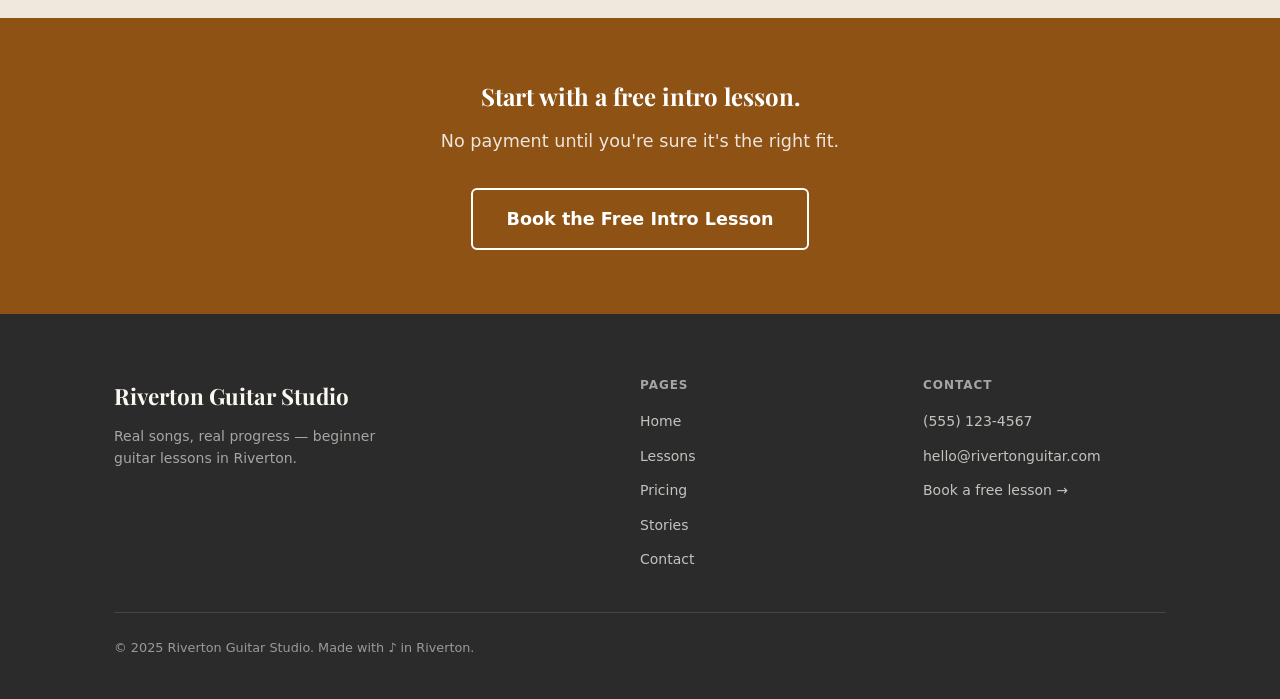
<file: pricing.html>
<!DOCTYPE html>
<html lang="en">
<head>
  <meta charset="UTF-8">
  <meta name="viewport" content="width=device-width, initial-scale=1.0">
  <meta name="description" content="$50 per month for weekly private guitar lessons at Riverton Guitar Studio. No contracts, no tiers — free intro lesson to get started.">
  <title>Pricing | Riverton Guitar Studio</title>
  <link rel="icon" href="favicon.svg" type="image/svg+xml">
  <link rel="preconnect" href="https://fonts.googleapis.com">
  <link rel="preconnect" href="https://fonts.gstatic.com" crossorigin>
  <link rel="stylesheet" href="https://fonts.googleapis.com/css2?family=Playfair+Display:ital,wght@0,400;0,700;1,400&display=swap">
  <link rel="stylesheet" href="styles.css">
</head>
<body>

  <header class="site-header">
    <div class="container">
      <div class="header-inner">
        <a href="index.html" class="logo">
          Riverton Guitar Studio
          <span>Beginner lessons · Riverton</span>
        </a>
        <nav class="primary-nav">
          <a href="index.html">Home</a>
          <a href="lessons.html">Lessons</a>
          <a href="pricing.html" aria-current="page">Pricing</a>
          <a href="stories.html">Stories</a>
          <a href="contact.html" class="btn btn-primary">Book a Free Intro Lesson</a>
        </nav>
        <button class="nav-toggle" id="nav-toggle" aria-expanded="false" type="button">
          <span></span><span></span><span></span>
        </button>
      </div>
    </div>
    <nav class="mobile-nav" id="mobile-nav">
      <a href="index.html">Home</a>
      <a href="lessons.html">Lessons</a>
      <a href="pricing.html" aria-current="page">Pricing</a>
      <a href="stories.html">Stories</a>
      <a href="contact.html">Contact</a>
      <a href="contact.html" class="btn btn-primary">Book a Free Intro Lesson</a>
    </nav>
  </header>

  <main>

    <section class="page-hero">
      <div class="container">
        <span class="section-label">Pricing</span>
        <h1>One simple price.</h1>
        <p class="page-hero-sub">
          No tiers, no upsells, no surprises.
          Just weekly lessons at a price that makes sense.
        </p>
      </div>
    </section>

    <section class="section-price-card">
      <div class="container">
        <div class="price-card">
          <h2 class="price-card-price"><sup>$</sup>50</h2>
          <p class="price-card-period">per month</p>
          <ul class="price-card-features">
            <li>One 45-minute private lesson per week</li>
            <li>All skill levels — beginner through advanced</li>
            <li>Acoustic, electric, classical &amp; fingerpicking styles</li>
            <li>Learn the songs <em>your child</em> wants to play</li>
            <li>In-person or online — your choice each week</li>
            <li>Free intro lesson to get started</li>
          </ul>
          <a href="contact.html" class="btn btn-primary btn-lg">Book a Free Intro Lesson</a>
          <p class="price-card-note">No long-term contracts. Cancel any time.</p>
        </div>
      </div>
    </section>

    <!-- static mini-FAQ: no JS needed for 4 plain questions -->
    <section class="section-pricing-faq">
      <div class="container">
        <h2 class="pricing-faq-heading">Common questions</h2>
        <div class="pricing-questions">
          <div>
            <h3>What's included in the monthly fee?</h3>
            <p>One 45-minute private lesson every week — four lessons per month.
               No extra materials fees; chord charts are provided at no cost.</p>
          </div>
          <div>
            <h3>Can we cancel any time?</h3>
            <p>Yes. No contracts, no minimum commitments.
               If you need to pause or stop, just let us know before the next billing cycle.</p>
          </div>
          <div>
            <h3>What happens if we miss a lesson?</h3>
            <p>Life happens. Give us 24 hours' notice and we'll reschedule at no charge.
               No complicated makeup policies.</p>
          </div>
          <div>
            <h3>Does my child need their own guitar?</h3>
            <p>A guitar is available to borrow for the intro session.
               We'll give honest advice on what to buy before you commit to anything.</p>
          </div>
        </div>
      </div>
    </section>

    <section class="cta-band">
      <div class="container">
        <h2>Start with a free intro lesson.</h2>
        <p>No payment until you're sure it's the right fit.</p>
        <a href="contact.html" class="btn btn-outline-light btn-lg">Book the Free Intro Lesson</a>
      </div>
    </section>

  </main>

  <footer class="site-footer">
    <div class="container">
      <div class="footer-grid">
        <div class="footer-brand">
          <p class="footer-name">Riverton Guitar Studio</p>
          <p class="footer-tagline">Real songs, real progress — beginner guitar lessons in Riverton.</p>
        </div>
        <div class="footer-col">
          <h2>Pages</h2>
          <ul>
            <li><a href="index.html">Home</a></li>
            <li><a href="lessons.html">Lessons</a></li>
            <li><a href="pricing.html">Pricing</a></li>
            <li><a href="stories.html">Stories</a></li>
            <li><a href="contact.html">Contact</a></li>
          </ul>
        </div>
        <div class="footer-col">
          <h2>Contact</h2>
          <ul>
            <li><a href="tel:+15551234567">(555) 123-4567</a></li>
            <li><a href="mailto:hello@rivertonguitar.com">hello@rivertonguitar.com</a></li>
            <li><a href="contact.html">Book a free lesson →</a></li>
          </ul>
        </div>
      </div>
      <p class="footer-copy">© 2025 Riverton Guitar Studio. Made with ♪ in Riverton.</p>
    </div>
  </footer>

  <script src="js/nav.js" defer></script>
</body>
</html>
</file>
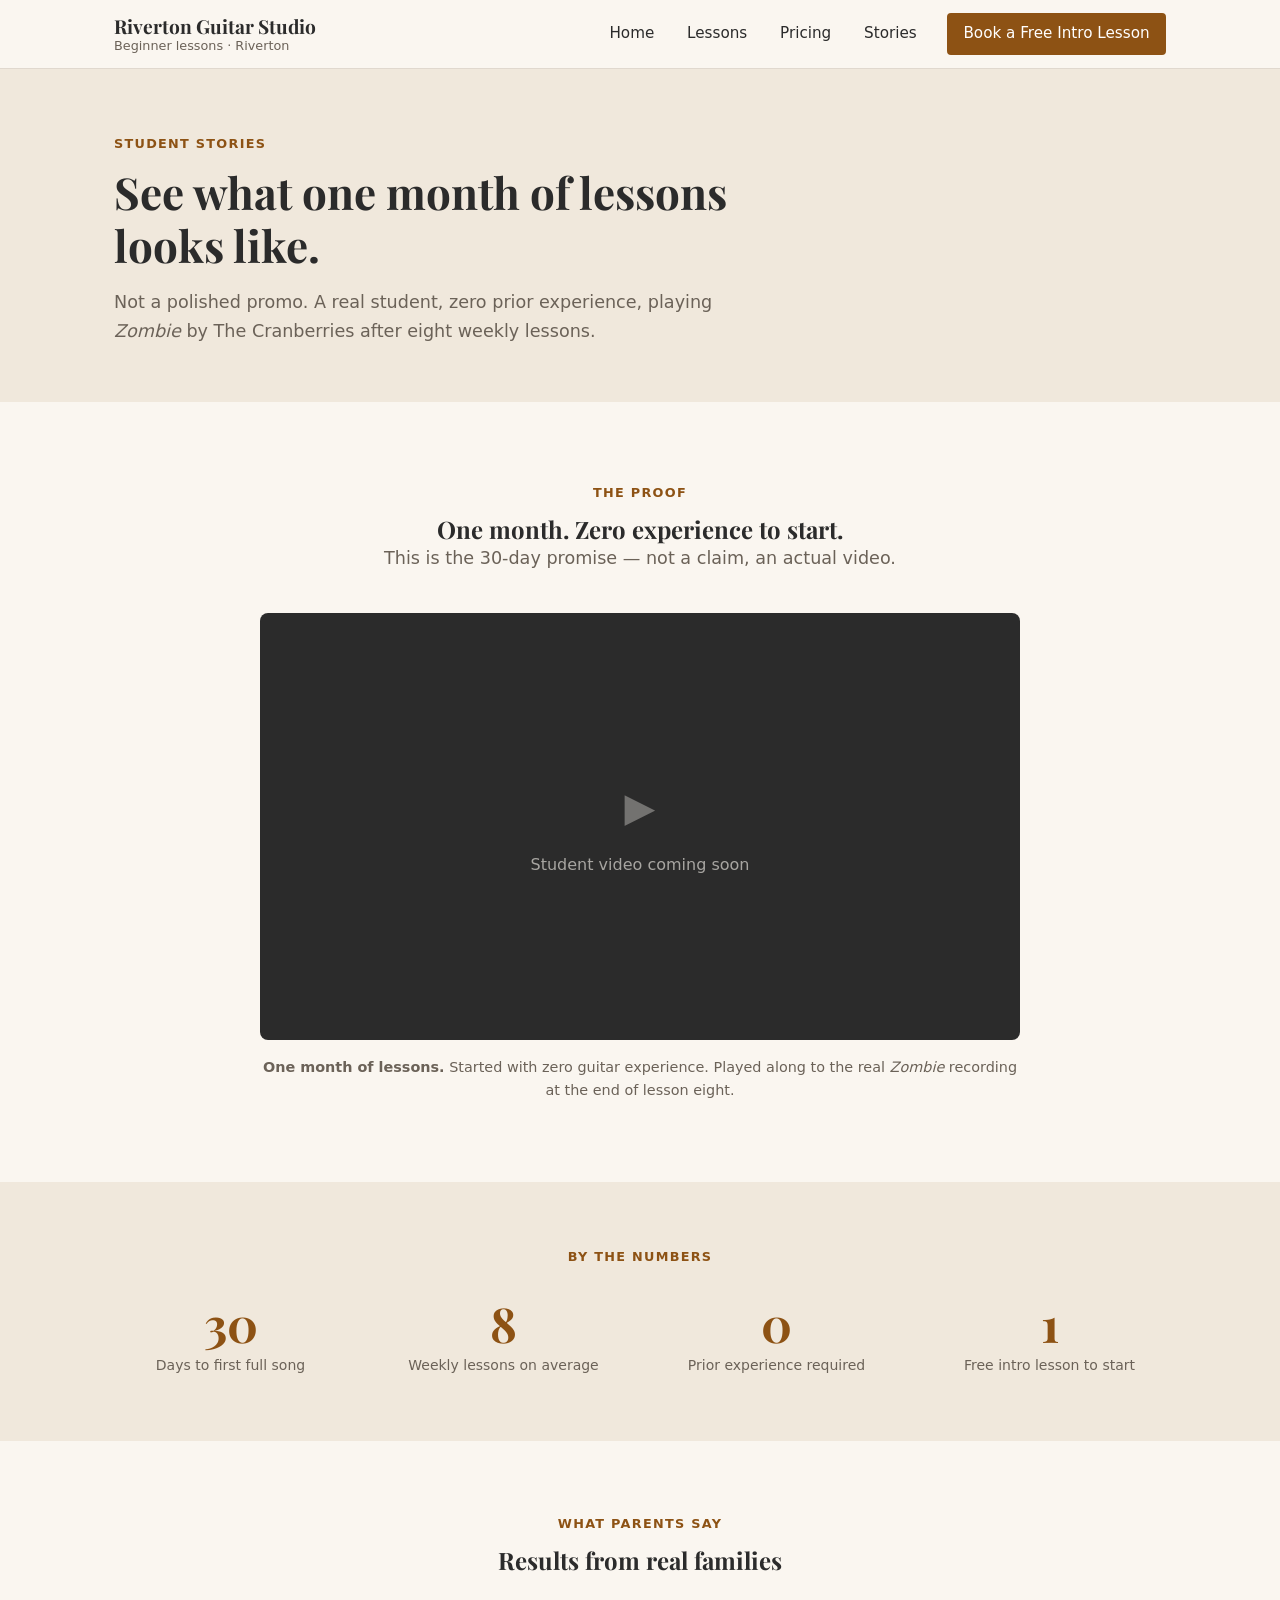
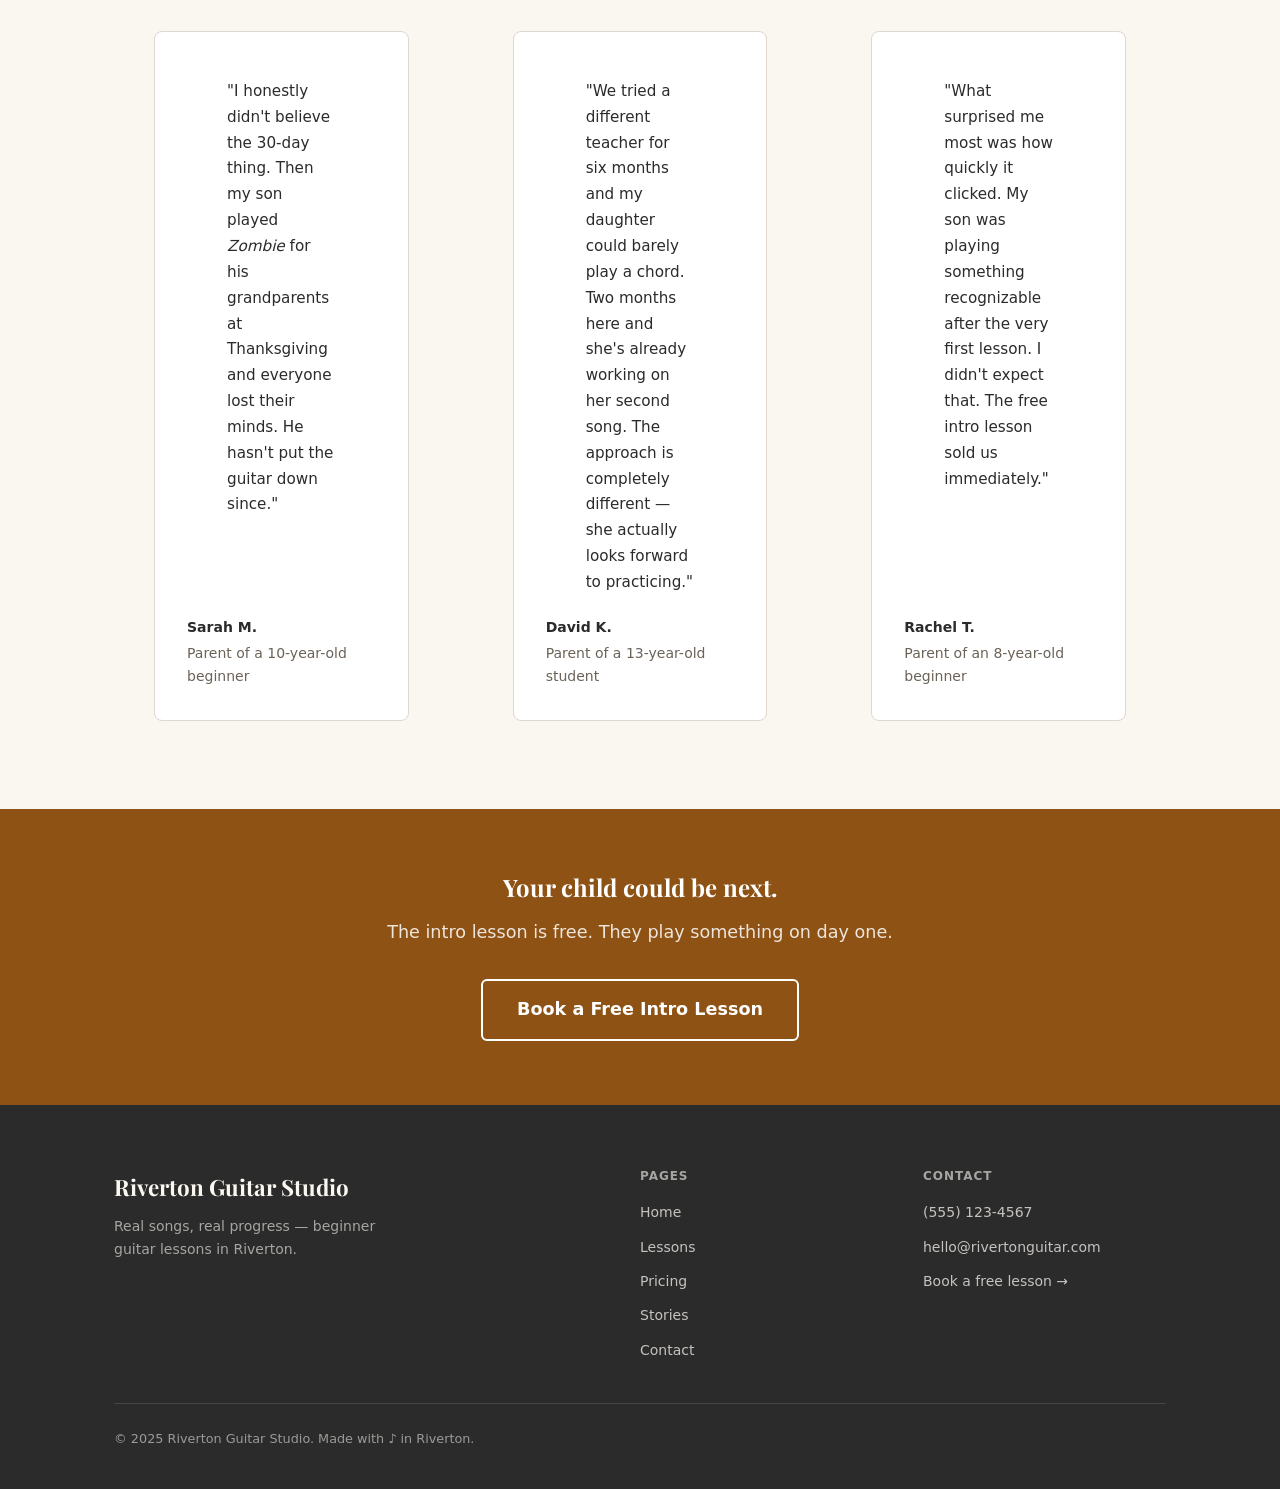
<file: stories.html>
<!DOCTYPE html>
<html lang="en">
<head>
  <meta charset="UTF-8">
  <meta name="viewport" content="width=device-width, initial-scale=1.0">
  <meta name="description" content="See what one month of guitar lessons looks like — a real student with zero prior experience playing Zombie by The Cranberries after eight lessons at Riverton Guitar Studio.">
  <title>Student Stories | Riverton Guitar Studio</title>
  <link rel="icon" href="favicon.svg" type="image/svg+xml">
  <link rel="preconnect" href="https://fonts.googleapis.com">
  <link rel="preconnect" href="https://fonts.gstatic.com" crossorigin>
  <link rel="stylesheet" href="https://fonts.googleapis.com/css2?family=Playfair+Display:ital,wght@0,400;0,700;1,400&display=swap">
  <link rel="stylesheet" href="styles.css">
</head>
<body>

  <header class="site-header">
    <div class="container">
      <div class="header-inner">
        <a href="index.html" class="logo">
          Riverton Guitar Studio
          <span>Beginner lessons · Riverton</span>
        </a>
        <nav class="primary-nav">
          <a href="index.html">Home</a>
          <a href="lessons.html">Lessons</a>
          <a href="pricing.html">Pricing</a>
          <a href="stories.html" aria-current="page">Stories</a>
          <a href="contact.html" class="btn btn-primary">Book a Free Intro Lesson</a>
        </nav>
        <button class="nav-toggle" id="nav-toggle" aria-expanded="false" type="button">
          <span></span><span></span><span></span>
        </button>
      </div>
    </div>
    <nav class="mobile-nav" id="mobile-nav">
      <a href="index.html">Home</a>
      <a href="lessons.html">Lessons</a>
      <a href="pricing.html">Pricing</a>
      <a href="stories.html" aria-current="page">Stories</a>
      <a href="contact.html">Contact</a>
      <a href="contact.html" class="btn btn-primary">Book a Free Intro Lesson</a>
    </nav>
  </header>

  <main>

    <section class="page-hero">
      <div class="container">
        <span class="section-label">Student Stories</span>
        <h1>See what one month of lessons looks like.</h1>
        <p class="page-hero-sub">
          Not a polished promo. A real student, zero prior experience,
          playing <em>Zombie</em> by The Cranberries after eight weekly lessons.
        </p>
      </div>
    </section>

    <section class="section-video">
      <div class="container">
        <div class="section-header section-header-center">
          <span class="section-label">The proof</span>
          <h2>One month. Zero experience to start.</h2>
          <p class="section-sub">This is the 30-day promise — not a claim, an actual video.</p>
        </div>
        <figure class="featured-video">
          <!-- swap in your YouTube embed here -->
          <div class="video-placeholder">
            <span class="video-placeholder-icon">▶</span>
            <p>Student video coming soon</p>
          </div>
          <figcaption>
            <strong>One month of lessons.</strong>
            Started with zero guitar experience.
            Played along to the real <em>Zombie</em> recording at the end of lesson eight.
          </figcaption>
        </figure>
      </div>
    </section>

    <section class="outcome-band">
      <div class="container">
        <span class="section-label">By the numbers</span>
        <div class="stats-row">
          <div>
            <span class="stat-num">30</span>
            <span class="stat-label">Days to first full song</span>
          </div>
          <div>
            <span class="stat-num">8</span>
            <span class="stat-label">Weekly lessons on average</span>
          </div>
          <div>
            <span class="stat-num">0</span>
            <span class="stat-label">Prior experience required</span>
          </div>
          <div>
            <span class="stat-num">1</span>
            <span class="stat-label">Free intro lesson to start</span>
          </div>
        </div>
      </div>
    </section>

    <section class="section-testimonials">
      <div class="container">
        <div class="section-header section-header-center">
          <span class="section-label">What parents say</span>
          <h2>Results from real families</h2>
        </div>
        <div class="card-grid">

          <figure class="testimonial">
            <blockquote>
              "I honestly didn't believe the 30-day thing. Then my son played
              <em>Zombie</em> for his grandparents at Thanksgiving and everyone
              lost their minds. He hasn't put the guitar down since."
            </blockquote>
            <figcaption>
              Sarah M.
              <span>Parent of a 10-year-old beginner</span>
            </figcaption>
          </figure>

          <figure class="testimonial">
            <blockquote>
              "We tried a different teacher for six months and my daughter could barely
              play a chord. Two months here and she's already working on her second song.
              The approach is completely different — she actually looks forward to practicing."
            </blockquote>
            <figcaption>
              David K.
              <span>Parent of a 13-year-old student</span>
            </figcaption>
          </figure>

          <figure class="testimonial">
            <blockquote>
              "What surprised me most was how quickly it clicked. My son was playing
              something recognizable after the very first lesson. I didn't expect that.
              The free intro lesson sold us immediately."
            </blockquote>
            <figcaption>
              Rachel T.
              <span>Parent of an 8-year-old beginner</span>
            </figcaption>
          </figure>

        </div>
      </div>
    </section>

    <section class="cta-band">
      <div class="container">
        <h2>Your child could be next.</h2>
        <p>The intro lesson is free. They play something on day one.</p>
        <a href="contact.html" class="btn btn-outline-light btn-lg">Book a Free Intro Lesson</a>
      </div>
    </section>

  </main>

  <footer class="site-footer">
    <div class="container">
      <div class="footer-grid">
        <div class="footer-brand">
          <p class="footer-name">Riverton Guitar Studio</p>
          <p class="footer-tagline">Real songs, real progress — beginner guitar lessons in Riverton.</p>
        </div>
        <div class="footer-col">
          <h2>Pages</h2>
          <ul>
            <li><a href="index.html">Home</a></li>
            <li><a href="lessons.html">Lessons</a></li>
            <li><a href="pricing.html">Pricing</a></li>
            <li><a href="stories.html">Stories</a></li>
            <li><a href="contact.html">Contact</a></li>
          </ul>
        </div>
        <div class="footer-col">
          <h2>Contact</h2>
          <ul>
            <li><a href="tel:+15551234567">(555) 123-4567</a></li>
            <li><a href="mailto:hello@rivertonguitar.com">hello@rivertonguitar.com</a></li>
            <li><a href="contact.html">Book a free lesson →</a></li>
          </ul>
        </div>
      </div>
      <p class="footer-copy">© 2025 Riverton Guitar Studio. Made with ♪ in Riverton.</p>
    </div>
  </footer>

  <script src="js/nav.js" defer></script>
</body>
</html>
</file>
<file: styles.css>
*, *::before, *::after { box-sizing: border-box; }
body, h1, h2, h3, h4, p, ul { margin: 0; padding: 0; }
ul { list-style: none; }
img { max-width: 100%; display: block; }
a { text-decoration: none; color: inherit; }

:root {
  --cream:       #FAF6F0;
  --ink:         #2B2B2B;
  --accent:      #8D5214;
  --accent-dark: #6B3D0F;
  --border:      #E0D8CE;
  --container-width: 1100px;
}

body {
  font-family: system-ui, -apple-system, BlinkMacSystemFont, 'Segoe UI', sans-serif;
  font-size: 1rem;
  line-height: 1.65;
  color: var(--ink);
  background: var(--cream);
}

h1, h2, h3, h4 {
  font-family: 'Playfair Display', Georgia, serif;
  line-height: 1.2;
}

a:hover { text-decoration: underline; }

/* container */
.container {
  max-width: var(--container-width);
  margin: 0 auto;
  padding: 0 1.5rem;
}

/* header */
.site-header {
  position: sticky;
  top: 0;
  z-index: 100;
  background: var(--cream);
  border-bottom: 1px solid var(--border);
}

.header-inner {
  display: flex;
  align-items: center;
  justify-content: space-between;
  height: 68px;
}

.logo {
  font-family: 'Playfair Display', Georgia, serif;
  font-size: 1.2rem;
  font-weight: 700;
  line-height: 1.2;
}

.logo span {
  display: block;
  font-family: system-ui, sans-serif;
  font-size: 0.8rem;
  font-weight: 400;
  color: #6B6258;
}

.logo:hover { text-decoration: none; }

.primary-nav {
  display: none;
  align-items: center;
  gap: 0.25rem;
}

.primary-nav a {
  padding: 0.4rem 0.9rem;
  font-size: 0.95rem;
  font-weight: 500;
  border-radius: 4px;
}

.primary-nav a:hover {
  color: var(--accent);
  background: #F0E8DC;
  text-decoration: none;
}

.primary-nav .btn { margin-left: 0.75rem; }

/* buttons */
.btn {
  display: inline-block;
  padding: 0.7rem 1.6rem;
  font-size: 1rem;
  font-weight: 600;
  border-radius: 6px;
  border: 2px solid transparent;
  cursor: pointer;
  text-align: center;
  white-space: nowrap;
}

.btn:hover { text-decoration: none; }

.btn-primary {
  background: var(--accent);
  color: #fff;
  border-color: var(--accent);
}

.btn-primary:hover {
  background: var(--accent-dark);
  border-color: var(--accent-dark);
}

/* keep white text even when the link inherits nav's color override */
.primary-nav .btn-primary,
.primary-nav .btn-primary:hover { color: #fff; }

.btn-outline {
  background: transparent;
  color: var(--accent);
  border-color: var(--accent);
}

.btn-outline:hover {
  background: var(--accent);
  color: #fff;
}

.btn-lg {
  padding: 0.9rem 2.1rem;
  font-size: 1.1rem;
}

/* hero */
.hero {
  background: #F0E8DC;
  padding: 5rem 0;
}

.hero-label {
  display: block;
  font-size: 0.8rem;
  font-weight: 600;
  letter-spacing: 0.1em;
  text-transform: uppercase;
  color: var(--accent);
  margin-bottom: 1rem;
}

.hero h1 {
  font-size: clamp(2rem, 5vw, 3.25rem);
  font-weight: 700;
  max-width: 18ch;
  margin-bottom: 1.25rem;
}

.hero-sub {
  font-size: 1.15rem;
  color: #6B6258;
  max-width: 50ch;
  margin-bottom: 2rem;
}

.hero-actions {
  display: flex;
  flex-wrap: wrap;
  gap: 1rem;
  align-items: center;
}

/* footer */
.site-footer {
  background: var(--ink);
  color: var(--cream);
  padding: 4rem 0 2.5rem;
}

.footer-grid {
  display: grid;
  grid-template-columns: 2fr 1fr 1fr;
  gap: 2.5rem;
  padding-bottom: 2.5rem;
  border-bottom: 1px solid rgba(250, 246, 240, 0.12);
  margin-bottom: 1.5rem;
}

.footer-name {
  font-family: 'Playfair Display', Georgia, serif;
  font-size: 1.4rem;
  font-weight: 700;
  margin-bottom: 0.6rem;
}

.footer-tagline {
  font-size: 0.875rem;
  color: rgba(250, 246, 240, 0.6);
  max-width: 34ch;
  line-height: 1.6;
}

.footer-col h2 {
  font-family: system-ui, sans-serif;
  font-size: 0.75rem;
  font-weight: 700;
  letter-spacing: 0.08em;
  text-transform: uppercase;
  color: rgba(250, 246, 240, 0.6);
  margin-bottom: 1rem;
}

.footer-col ul {
  display: flex;
  flex-direction: column;
  gap: 0.5rem;
}

.footer-col a {
  font-size: 0.875rem;
  color: rgba(250, 246, 240, 0.75);
}

.footer-col a:hover {
  color: var(--cream);
  text-decoration: none;
}

.footer-copy {
  font-size: 0.8rem;
  color: rgba(250, 246, 240, 0.55);
}

/* btn-outline-light (used on dark/accent backgrounds) */
.btn-outline-light {
  background: transparent;
  color: #fff;
  border-color: #fff;
}

.btn-outline-light:hover {
  background: #fff;
  color: var(--ink);
}

/* section labels + subtitles */
.section-label {
  display: block;
  font-size: 0.8rem;
  font-weight: 600;
  letter-spacing: 0.1em;
  text-transform: uppercase;
  color: var(--accent);
  margin-bottom: 0.75rem;
}

.section-sub {
  font-size: 1.1rem;
  color: #6B6258;
  max-width: 54ch;
}

.section-header { margin-bottom: 2.5rem; }

.section-header-center { text-align: center; }

.section-header-center .section-sub { margin-inline: auto; }

/* proof strip */
.proof-strip {
  background: #2B2B2B;
  padding: 4rem 0;
  color: var(--cream);
  text-align: center;
}

.proof-strip .section-label { color: rgba(250, 246, 240, 0.8); }

.proof-strip h2 {
  color: var(--cream);
  margin-bottom: 1rem;
}

.proof-sub {
  color: rgba(250, 246, 240, 0.7);
  font-size: 1.1rem;
  max-width: 52ch;
  margin: 0 auto 2rem;
}

/* benefits */
.section-benefits { padding: 5rem 0; }

.card-grid {
  display: grid;
  grid-template-columns: repeat(auto-fit, minmax(240px, 1fr));
  gap: 1.5rem;
}

.card {
  background: #fff;
  border: 1px solid var(--border);
  border-radius: 10px;
  padding: 2rem;
}

.card:hover {
  box-shadow: 0 4px 16px rgba(43, 43, 43, 0.1);
}

.card-icon {
  font-size: 2rem;
  line-height: 1;
  margin-bottom: 1rem;
}

.card h3 { font-size: 1.2rem; margin-bottom: 0.6rem; }

.card p { font-size: 0.95rem; color: #6B6258; }

/* how it works */
.section-how {
  background: #F0E8DC;
  padding: 4.5rem 0;
}

.steps {
  display: grid;
  grid-template-columns: repeat(auto-fit, minmax(220px, 1fr));
  gap: 2rem;
  margin-bottom: 3rem;
}

.step { display: flex; flex-direction: column; gap: 0.75rem; }

.step-num {
  display: flex;
  align-items: center;
  justify-content: center;
  width: 44px;
  height: 44px;
  background: var(--accent);
  color: #fff;
  font-family: 'Playfair Display', Georgia, serif;
  font-size: 1.2rem;
  font-weight: 700;
  border-radius: 50%;
}

.step h3 { font-size: 1.15rem; }

.step p { font-size: 0.95rem; color: #6B6258; }

.method-teaser {
  background: #fff;
  border: 1px solid var(--border);
  border-left: 4px solid var(--accent);
  border-radius: 12px;
  padding: 2rem 2.5rem;
  max-width: 680px;
}

.method-teaser-eye {
  font-size: 0.8rem;
  font-weight: 700;
  letter-spacing: 0.1em;
  text-transform: uppercase;
  color: var(--accent);
  margin-bottom: 0.75rem;
}

.method-teaser-text {
  color: var(--ink);
  line-height: 1.7;
  margin-bottom: 1rem;
}

.method-teaser-link {
  font-size: 0.9rem;
  font-weight: 600;
  color: var(--accent);
}

.method-teaser-link:hover { color: var(--accent-dark); }

/* CTA band */
.cta-band {
  background: var(--accent);
  padding: 4rem 0;
  text-align: center;
}

.cta-band h2 {
  color: #fff;
  margin-bottom: 1rem;
}

.cta-band p {
  color: rgba(255, 255, 255, 0.85);
  font-size: 1.1rem;
  max-width: 52ch;
  margin: 0 auto 2rem;
}

/* hamburger toggle */
.nav-toggle {
  display: flex;
  flex-direction: column;
  justify-content: center;
  gap: 5px;
  width: 44px;
  height: 44px;
  background: none;
  border: none;
  cursor: pointer;
  padding: 8px;
  border-radius: 4px;
}

.nav-toggle:hover { background: #F0E8DC; }

.nav-toggle span {
  display: block;
  width: 22px;
  height: 2px;
  background: var(--ink);
  border-radius: 2px;
  transition: transform 0.2s ease, opacity 0.15s ease;
  transform-origin: center;
}

.nav-toggle[aria-expanded="true"] span:nth-child(1) { transform: translateY(7px) rotate(45deg); }
.nav-toggle[aria-expanded="true"] span:nth-child(2) { opacity: 0; transform: scaleX(0); }
.nav-toggle[aria-expanded="true"] span:nth-child(3) { transform: translateY(-7px) rotate(-45deg); }

/* mobile nav drawer */
.mobile-nav {
  display: none;
  padding: 1rem 1.5rem 1.5rem;
  border-top: 1px solid var(--border);
}

.mobile-nav.is-open { display: block; }

.mobile-nav a {
  display: block;
  padding: 0.75rem 0.5rem;
  font-size: 1.1rem;
  font-weight: 500;
  border-bottom: 1px solid var(--border);
}

.mobile-nav a:last-of-type { border-bottom: none; }

.mobile-nav a:hover { color: var(--accent); text-decoration: none; }

.mobile-nav .btn {
  display: block;
  margin-top: 1rem;
  text-align: center;
}

/* desktop nav + hide toggle at ≥900px */
@media (min-width: 900px) {
  .primary-nav { display: flex; }
  .nav-toggle { display: none; }
  .mobile-nav { display: none !important; }
}

/* page hero (interior pages) */
.page-hero {
  background: #F0E8DC;
  padding: 4rem 0 3.5rem;
}

.page-hero h1 {
  font-size: clamp(1.75rem, 4vw, 2.75rem);
  font-weight: 700;
  max-width: 22ch;
  margin: 0.75rem 0 1rem;
}

.page-hero-sub {
  font-size: 1.1rem;
  color: #6B6258;
  max-width: 54ch;
}

/* outlining method */
.section-method { padding: 5rem 0; }

.method-intro {
  max-width: 68ch;
  margin-bottom: 2.5rem;
}

.method-intro p {
  font-size: 1.05rem;
  color: #6B6258;
  line-height: 1.7;
}

.method-intro p + p { margin-top: 1rem; }

.method-compare {
  display: grid;
  grid-template-columns: 1fr 1fr;
  gap: 1.5rem;
  margin-bottom: 3rem;
}

.method-col {
  background: #F0E8DC;
  border-radius: 10px;
  padding: 2rem;
}

.method-col h3 {
  font-size: 1.05rem;
  color: var(--accent);
  margin-bottom: 1rem;
  padding-bottom: 0.75rem;
  border-bottom: 2px solid var(--accent);
}

.method-col ol {
  list-style: decimal;
  padding-left: 1.5rem;
  display: flex;
  flex-direction: column;
  gap: 0.75rem;
}

.method-col li {
  font-size: 0.95rem;
  color: var(--ink);
  line-height: 1.6;
}

/* what we teach */
.section-what-we-teach {
  background: #F0E8DC;
  padding: 4.5rem 0;
}

/* skill levels */
.section-levels { padding: 5rem 0; }

.level-card {
  background: #fff;
  border: 1px solid var(--border);
  border-top: 4px solid var(--accent);
  border-radius: 10px;
  padding: 2rem;
}

.level-card .badge {
  display: inline-block;
  padding: 0.2rem 0.6rem;
  background: #F0E8DC;
  color: var(--accent);
  font-size: 0.75rem;
  font-weight: 700;
  border-radius: 4px;
  text-transform: uppercase;
  letter-spacing: 0.06em;
  margin-bottom: 1rem;
}

.level-card h3 {
  font-size: 1.15rem;
  margin-bottom: 0.6rem;
}

.level-card > p {
  font-size: 0.95rem;
  color: #6B6258;
  line-height: 1.65;
  margin-bottom: 1.25rem;
}

.level-card ul {
  display: flex;
  flex-direction: column;
  gap: 0.5rem;
}

.level-card li {
  font-size: 0.9rem;
  color: var(--ink);
  padding-left: 1.25rem;
  position: relative;
}

.level-card li::before {
  content: '→';
  position: absolute;
  left: 0;
  color: var(--accent);
  font-weight: 700;
}

/* pricing card */
.section-price-card {
  padding: 3.5rem 0 4rem;
  text-align: center;
}

.price-card {
  background: #fff;
  border: 2px solid var(--accent);
  border-radius: 12px;
  padding: 3rem 2.5rem;
  max-width: 440px;
  margin: 0 auto;
  box-shadow: 0 8px 32px rgba(43, 43, 43, 0.1);
}

.price-card-price {
  font-family: 'Playfair Display', Georgia, serif;
  font-size: 4rem;
  font-weight: 700;
  color: var(--accent);
  line-height: 1;
  margin-bottom: 0.25rem;
}

.price-card-price sup {
  font-size: 1.5rem;
  vertical-align: super;
}

.price-card-period {
  font-size: 1.05rem;
  color: #6B6258;
  margin-bottom: 1.75rem;
}

.price-card-features {
  text-align: left;
  margin-bottom: 2rem;
}

.price-card-features li {
  padding: 0.65rem 0 0.65rem 1.5rem;
  border-bottom: 1px solid var(--border);
  font-size: 0.95rem;
  position: relative;
}

.price-card-features li:last-child { border-bottom: none; }

.price-card-features li::before {
  content: '✓';
  position: absolute;
  left: 0;
  color: var(--accent);
  font-weight: 700;
}

.price-card-note {
  font-size: 0.85rem;
  color: #6B6258;
  margin-top: 1rem;
}

/* pricing mini-FAQ (static — no JS) */
.section-pricing-faq {
  background: #F0E8DC;
  padding: 4rem 0;
}

.pricing-faq-heading {
  text-align: center;
  margin-bottom: 2.5rem;
}

.pricing-questions {
  display: grid;
  grid-template-columns: repeat(auto-fit, minmax(280px, 1fr));
  gap: 2rem 3rem;
  max-width: 860px;
  margin: 0 auto;
}

.pricing-questions h3 {
  font-size: 1rem;
  font-weight: 700;
  color: var(--ink);
  margin-bottom: 0.5rem;
}

.pricing-questions p {
  font-size: 0.95rem;
  color: #6B6258;
  line-height: 1.7;
}

/* FAQ accordion */
.section-faq {
  background: #F0E8DC;
  padding: 4.5rem 0;
}

.faq-list {
  max-width: 760px;
  margin: 0 auto;
  display: flex;
  flex-direction: column;
  gap: 0.5rem;
}

.faq-item {
  border: 1px solid var(--border);
  border-radius: 8px;
  overflow: hidden;
}

.faq-trigger {
  display: flex;
  justify-content: space-between;
  align-items: center;
  width: 100%;
  padding: 1.1rem 1.5rem;
  text-align: left;
  font-family: system-ui, sans-serif;
  font-size: 1rem;
  font-weight: 600;
  color: var(--ink);
  background: #fff;
  border: none;
  cursor: pointer;
  gap: 1rem;
}

.faq-trigger:hover { background: var(--cream); }

.faq-icon {
  flex-shrink: 0;
  font-size: 1.3rem;
  color: var(--accent);
  line-height: 1;
}

.faq-icon::before { content: '+'; }

.faq-trigger[aria-expanded="true"] .faq-icon::before { content: '−'; }

.faq-panel {
  padding: 0 1.5rem 1.25rem;
  background: #fff;
  color: #6B6258;
  line-height: 1.7;
}

.faq-panel.is-closed { display: none; }

/* stories: featured video */
.section-video {
  padding: 5rem 0;
}

.featured-video {
  max-width: 760px;
  margin: 0 auto;
}

.video-placeholder {
  aspect-ratio: 16 / 9;
  background: #2B2B2B;
  border-radius: 8px;
  display: flex;
  flex-direction: column;
  align-items: center;
  justify-content: center;
  gap: 0.75rem;
  color: rgba(250, 246, 240, 0.6);
  text-align: center;
  margin-bottom: 1rem;
}

.video-placeholder-icon {
  font-size: 2.5rem;
  color: rgba(250, 246, 240, 0.35);
}

.featured-video figcaption {
  font-size: 0.9rem;
  color: #6B6258;
  text-align: center;
  line-height: 1.6;
}

/* outcome stats band */
.outcome-band {
  background: #F0E8DC;
  padding: 4rem 0;
  text-align: center;
}

.stats-row {
  display: grid;
  grid-template-columns: repeat(auto-fit, minmax(160px, 1fr));
  gap: 2.5rem;
  margin-top: 2rem;
}

.stat-num {
  display: block;
  font-family: 'Playfair Display', Georgia, serif;
  font-size: 3rem;
  font-weight: 700;
  color: var(--accent);
  line-height: 1;
}

.stat-label {
  display: block;
  font-size: 0.875rem;
  color: #6B6258;
  margin-top: 0.4rem;
}

/* testimonials */
.section-testimonials {
  padding: 4.5rem 0;
}

.testimonial {
  background: #fff;
  border: 1px solid var(--border);
  border-radius: 8px;
  padding: 2rem;
  display: flex;
  flex-direction: column;
  justify-content: space-between;
}

.testimonial blockquote {
  font-size: 0.95rem;
  color: var(--ink);
  line-height: 1.7;
  margin-bottom: 1.25rem;
}

.testimonial figcaption {
  font-size: 0.875rem;
  font-weight: 600;
  color: var(--ink);
}

.testimonial figcaption span {
  display: block;
  font-weight: 400;
  color: #6B6258;
  margin-top: 0.2rem;
}

/* contact page */
.section-contact {
  padding: 4.5rem 0 5rem;
}

.contact-layout {
  display: grid;
  grid-template-columns: 1fr 360px;
  gap: 4rem;
  align-items: start;
}

.contact-layout h2 {
  font-size: 1.35rem;
  margin-bottom: 1.5rem;
}

.form-group {
  margin-bottom: 1.25rem;
}

.form-label {
  display: block;
  font-size: 0.9rem;
  font-weight: 600;
  margin-bottom: 0.4rem;
}

.form-input,
.form-select {
  display: block;
  width: 100%;
  padding: 0.65rem 0.85rem;
  font-size: 1rem;
  font-family: inherit;
  color: var(--ink);
  background: #fff;
  border: 1px solid var(--border);
  border-radius: 6px;
}

.form-input:focus,
.form-select:focus {
  outline: 2px solid var(--accent);
  outline-offset: 1px;
  border-color: var(--accent);
}

.contact-info {
  background: #F0E8DC;
  border-radius: 10px;
  padding: 2rem;
}

.contact-info h2 {
  font-size: 1.2rem;
  margin-bottom: 1.5rem;
}

.contact-details {
  display: flex;
  flex-direction: column;
  gap: 1.25rem;
  margin-bottom: 1.75rem;
}

.contact-details li {
  display: flex;
  gap: 0.75rem;
  align-items: flex-start;
}

.contact-details li > span { flex-shrink: 0; line-height: 1.4; }

.contact-details strong {
  display: block;
  font-size: 0.8rem;
  font-weight: 700;
  text-transform: uppercase;
  letter-spacing: 0.05em;
  color: #6B6258;
  margin-bottom: 0.2rem;
}

.contact-details div { font-size: 0.95rem; }

.contact-response {
  font-size: 0.9rem;
  color: #6B6258;
  line-height: 1.6;
  padding-top: 1.25rem;
  border-top: 1px solid var(--border);
}

/* form validation */
.form-input.invalid,
.form-select.invalid {
  border-color: #c0392b;
}

.form-input.invalid:focus,
.form-select.invalid:focus {
  outline-color: #c0392b;
}

.field-error {
  display: block;
  font-size: 0.825rem;
  color: #c0392b;
  margin-top: 0.3rem;
}

/* mobile reflow */
@media (max-width: 899px) {
  .hero { padding: 3rem 0; }

  .hero-actions {
    flex-direction: column;
  }

  .hero-actions .btn {
    width: 100%;
    text-align: center;
  }

  .footer-grid {
    grid-template-columns: 1fr;
    gap: 2rem;
  }

  .method-compare {
    grid-template-columns: 1fr;
  }

  .contact-layout {
    grid-template-columns: 1fr;
    gap: 2.5rem;
  }

  .page-hero h1 { max-width: none; }

  .stats-row { gap: 1.5rem; }
}
</file>
